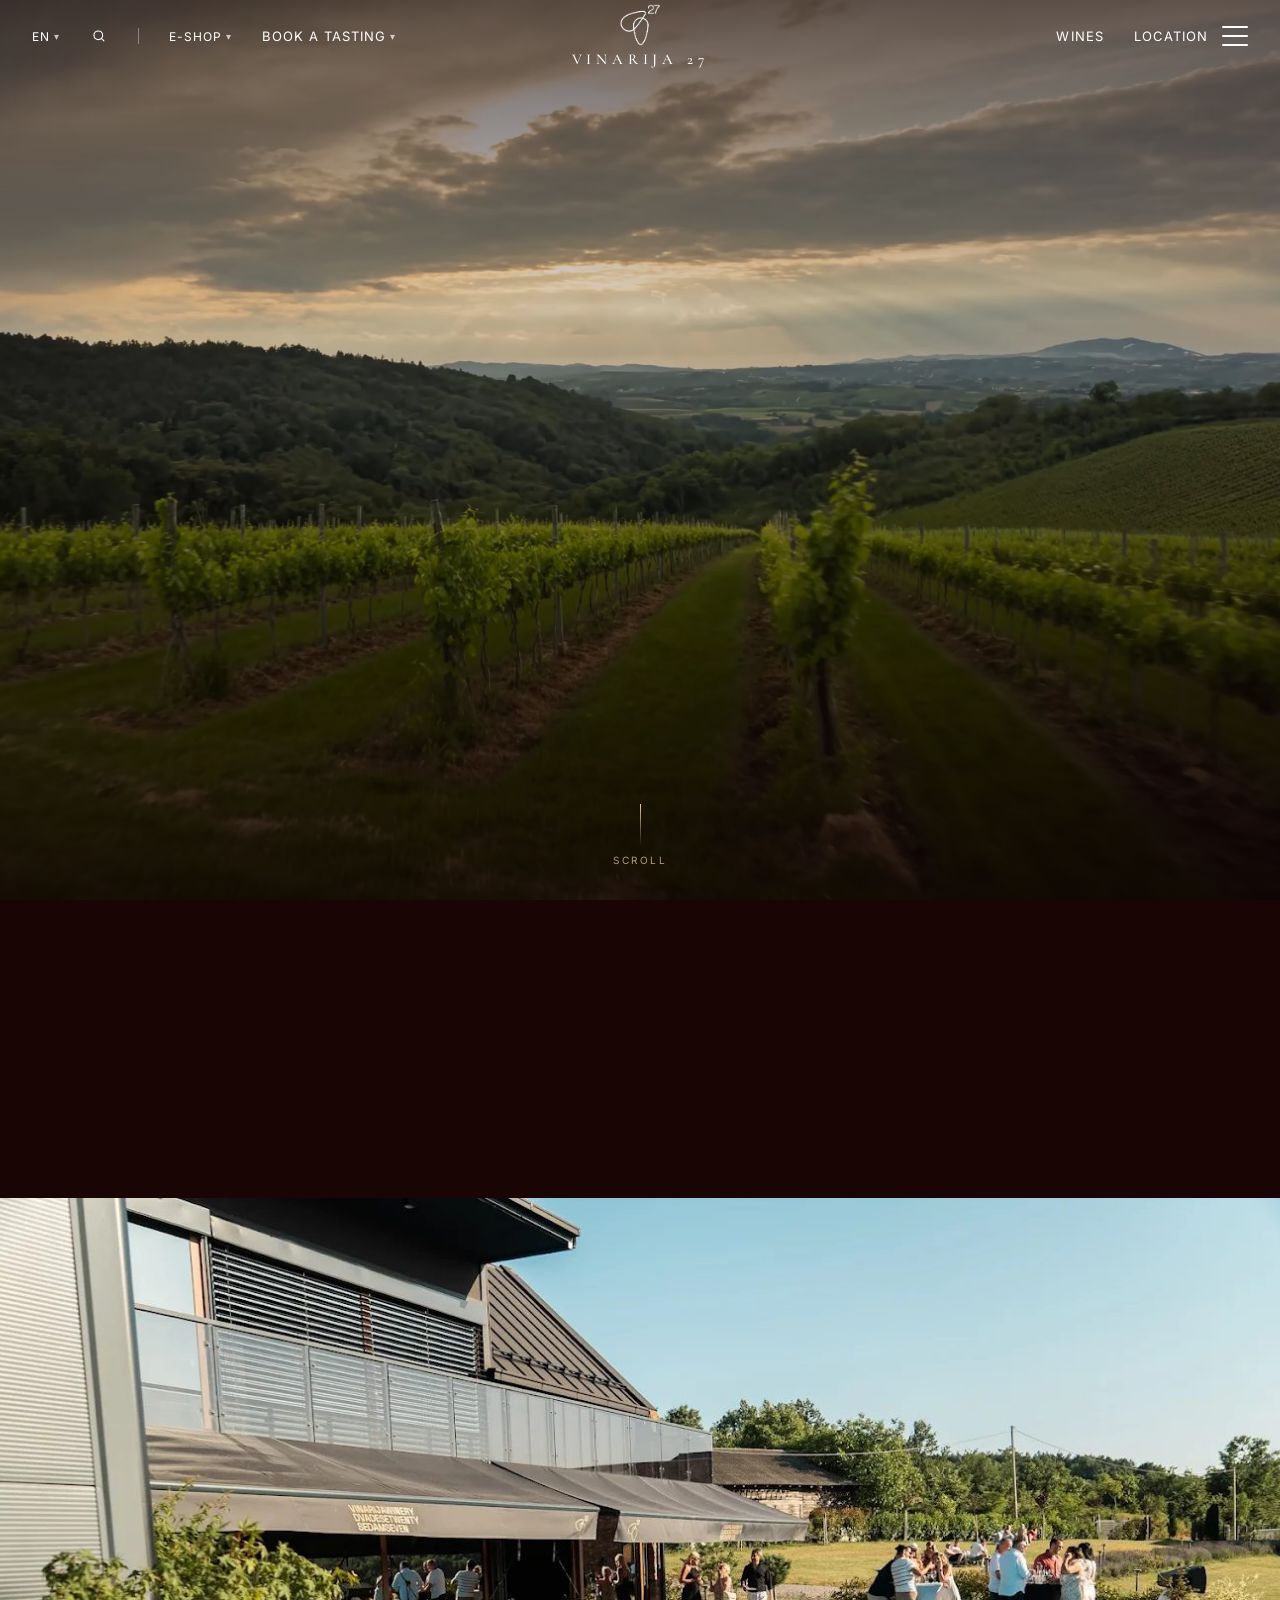
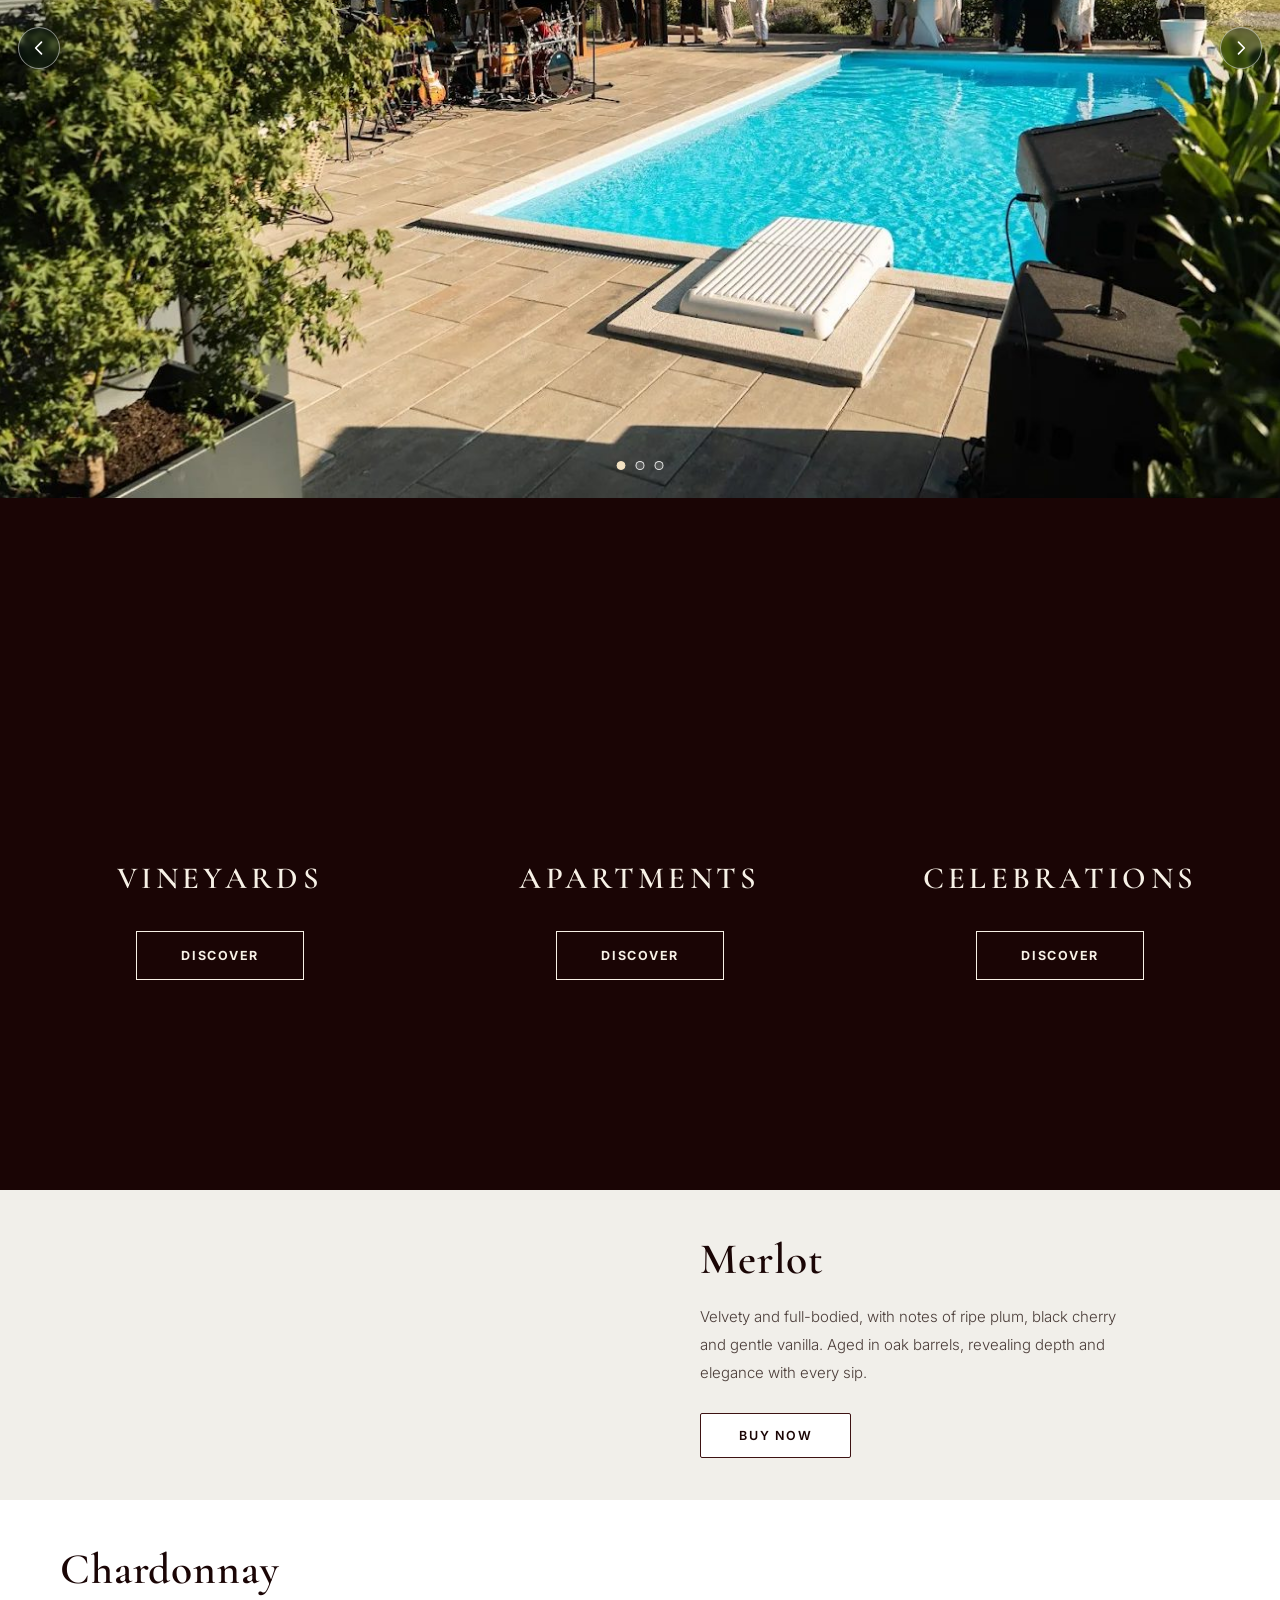
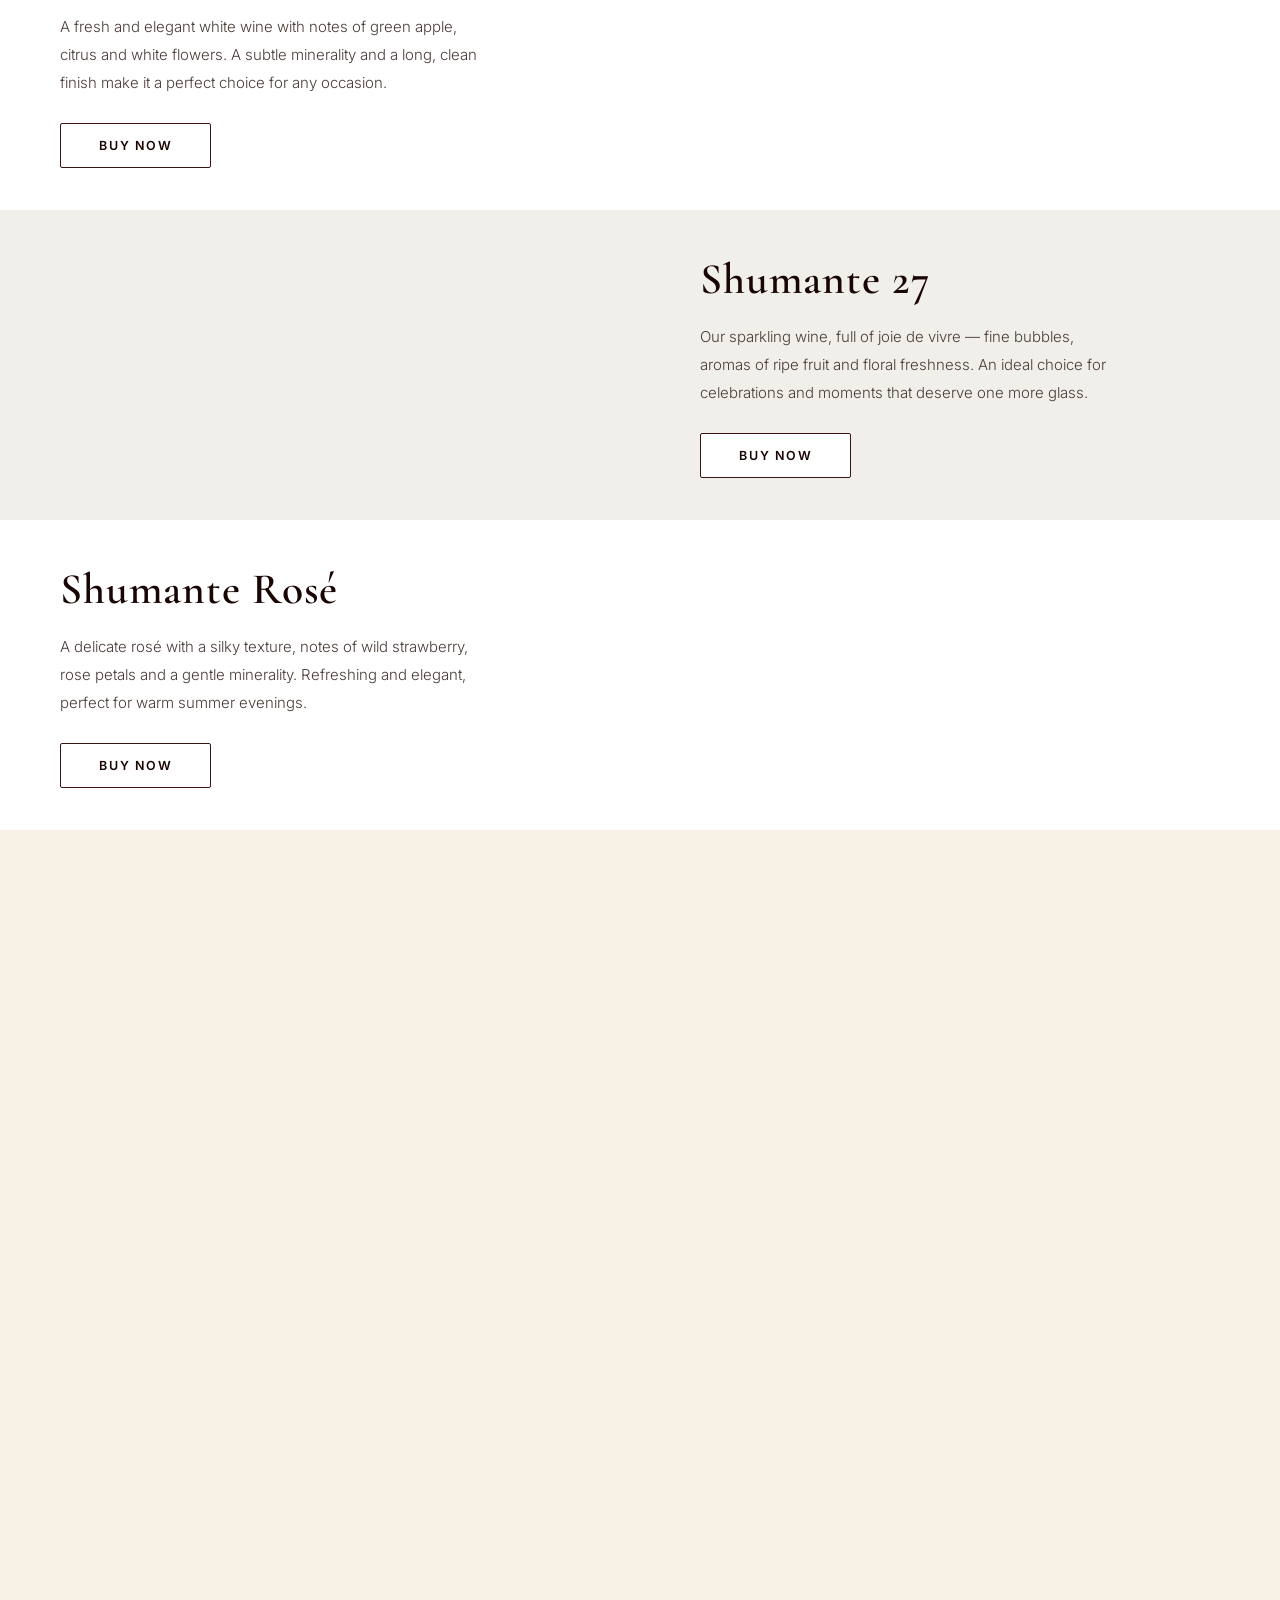
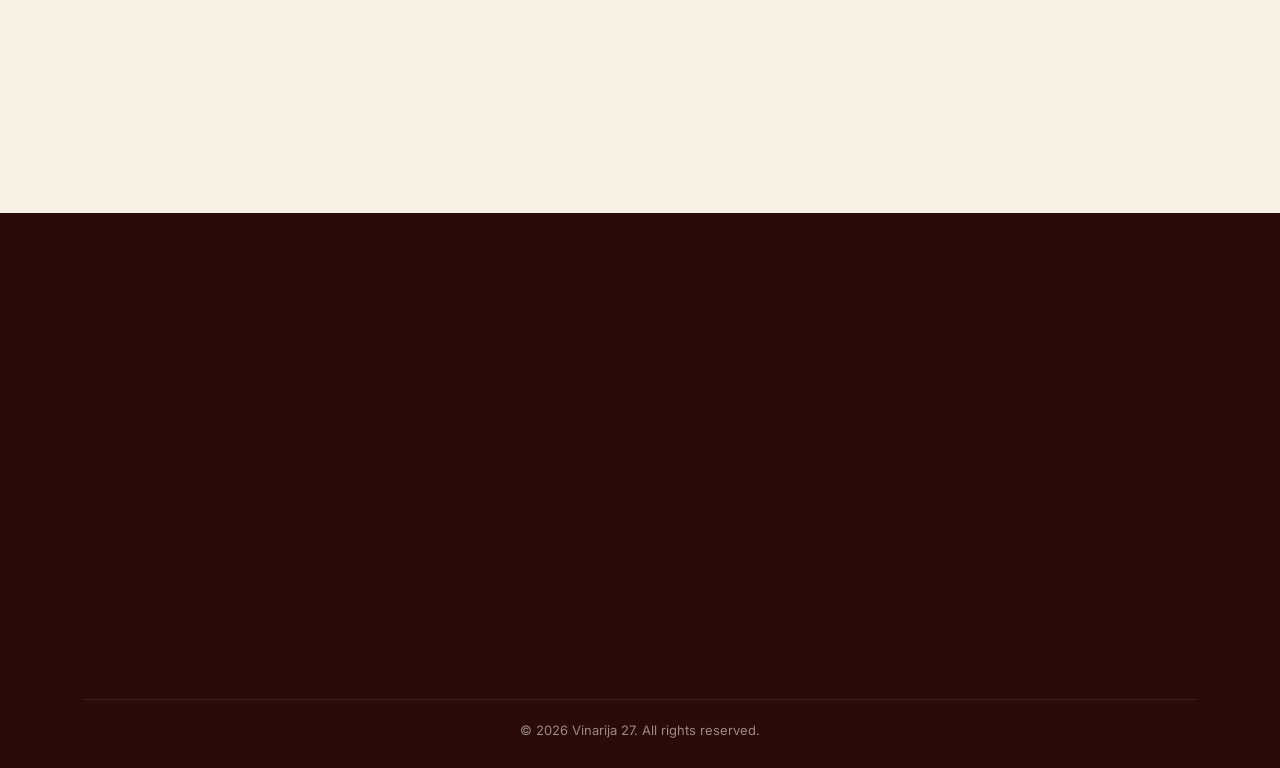
<file: index.html>
<!DOCTYPE html>
<html lang="en">
<head>
<meta charset="UTF-8">
<meta name="viewport" content="width=device-width, initial-scale=1.0">
<title>Vinarija 27 — Vinarija, Apartmani &amp; Proslave</title>
<meta name="description" content="Vinarija 27 — srpska porodična vinarija: vrhunska vina, udobni apartmani i prelep prostor za privatne proslave. Ovsište bb, 34310.">
<link rel="icon" type="image/png" sizes="32x32" href="images/favicon/favicon-32.png">
<link rel="icon" type="image/png" sizes="16x16" href="images/favicon/favicon-16.png">
<link rel="apple-touch-icon" sizes="180x180" href="images/favicon/apple-touch-icon.png">
<link rel="shortcut icon" href="images/favicon/favicon.ico">
<link rel="preconnect" href="https://fonts.googleapis.com">
<link rel="preconnect" href="https://fonts.gstatic.com" crossorigin>
<link href="https://fonts.googleapis.com/css2?family=Anton&family=Bodoni+Moda:wght@600;700&family=Cormorant+Garamond:wght@300;400;500;600;700&family=Inter:wght@300;400;500;600&display=swap" rel="stylesheet">
<link rel="stylesheet" href="css/style.css">
</head>
<body>

<div id="pageTransition" aria-hidden="true"></div>

<div id="loader">
  <img src="images/nav-logo-27.png" alt="Vinarija 27" class="loader-logo">
  <p>Vinarija 27</p>
</div>
<script>
  if (sessionStorage.getItem('vinarija27-scrollY') !== null) {
    document.getElementById('loader').style.display = 'none';
  }
</script>

<nav id="navbar">
  <div class="nav-inner nav-split">
    <span class="nav-lang mobile-nav-lang" id="navLangMobile" role="button" tabindex="0"><span class="nav-lang-label">EN</span> <i>▾</i></span>
    <div class="nav-links nav-left">
      <span class="nav-lang" id="navLangDesktop" role="button" tabindex="0"><span class="nav-lang-label">EN</span> <i>▾</i></span>
      <button class="nav-icon-btn" aria-label="Pretraga" data-en-aria="Search">
        <svg viewBox="0 0 20 20" fill="none"><circle cx="9" cy="9" r="6.2" stroke="currentColor" stroke-width="1.6"/><path d="M17 17l-3.6-3.6" stroke="currentColor" stroke-width="1.6" stroke-linecap="round"/></svg>
      </button>
      <span class="nav-divider"></span>
      <span class="nav-drop">E-Shop <i>▾</i></span>
      <a href="#contact" class="nav-drop">Book A Tasting <i>▾</i></a>
    </div>
    <a href="#home" class="logo-block">
      <img src="images/nav-logo-27.png" alt="Vinarija 27" class="logo-mark">
      <span class="logo-word">Vinarija 27</span>
    </a>
    <div class="nav-right-group">
      <div class="nav-links nav-right">
        <a href="#wine-showcase" data-en="Wines">Vina</a>
        <a href="#location" data-en="Location">Lokacija</a>
      </div>
      <button id="navToggle" aria-label="Meni" data-en-aria="Menu">
        <span></span><span></span><span></span>
      </button>
    </div>
  </div>
</nav>

<div id="mobileMenu">
  <div class="menu-topbar">
    <span class="menu-eshop">E-Shop <i>▾</i></span>
    <a href="#home" class="menu-logo-block">
      <img src="images/nav-logo-27.png" alt="Vinarija 27" class="logo-mark menu-logo-mark">
      <span class="logo-word menu-logo-word">Vinarija 27</span>
    </a>
    <div class="menu-topbar-right">
      <a href="#contact" class="menu-book-btn">Book a Tasting</a>
      <button id="menuClose" aria-label="Zatvori meni" data-en-aria="Close menu">
        <svg viewBox="0 0 24 24" fill="none"><path d="M6 6l12 12M18 6L6 18" stroke="currentColor" stroke-width="1.6" stroke-linecap="round"/></svg>
      </button>
    </div>
  </div>
  <nav class="menu-list">
    <a href="#home" class="menu-item">
      <span class="menu-item-num">01</span>
      <span class="menu-item-text">
        <span class="menu-item-word" data-en="Home">Početna</span>
        <span class="menu-item-thumb"><img src="images/vinogradi-hero.jpg" alt=""></span>
      </span>
    </a>
    <a href="#about" class="menu-item">
      <span class="menu-item-num">02</span>
      <span class="menu-item-text">
        <span class="menu-item-word" data-en="About Us">O nama</span>
        <span class="menu-item-thumb"><img src="images/proslave-photo-2.jpg" alt=""></span>
      </span>
    </a>
    <a href="#wine-showcase" class="menu-item">
      <span class="menu-item-num">03</span>
      <span class="menu-item-text">
        <span class="menu-item-word" data-en="Wine &amp; Offer">Vina i ponuda</span>
        <span class="menu-item-thumb"><img src="images/wine-family.jpg" alt=""></span>
      </span>
    </a>
    <a href="#location" class="menu-item">
      <span class="menu-item-num">04</span>
      <span class="menu-item-text">
        <span class="menu-item-word" data-en="Location">Lokacija</span>
        <span class="menu-item-thumb"><img src="images/estate-1.jpg" alt=""></span>
      </span>
    </a>
  </nav>
  <div class="menu-footer-links">
    <a href="#contact" class="menu-small-item"><span class="menu-small-num">05</span><span>Book a Tasting</span></a>
    <a href="https://www.instagram.com/" target="_blank" rel="noopener" class="menu-small-item"><span class="menu-small-num">06</span><span>Instagram</span></a>
  </div>
</div>

<div id="mobileCtaBar">
  <a href="tel:+381637336236" class="mobile-cta-btn mobile-cta-call">
    <svg viewBox="0 0 24 24" fill="none"><path d="M6.6 10.8c1.4 2.8 3.8 5.2 6.6 6.6l2.2-2.2c.3-.3.7-.4 1.1-.2 1.2.4 2.4.6 3.7.6.6 0 1 .4 1 1V20c0 .6-.4 1-1 1C10.6 21 3 13.4 3 4c0-.6.4-1 1-1h3.8c.6 0 1 .4 1 1 0 1.3.2 2.5.6 3.7.1.4 0 .8-.2 1.1L6.6 10.8z" stroke="currentColor" stroke-width="1.6" stroke-linecap="round" stroke-linejoin="round"/></svg>
    <span>Call Us</span>
  </a>
  <a href="#contact" class="mobile-cta-btn mobile-cta-book">
    <svg viewBox="0 0 24 24" fill="none"><rect x="3.5" y="5" width="17" height="15" rx="2" stroke="currentColor" stroke-width="1.6"/><path d="M3.5 9.5h17M8 3v4M16 3v4" stroke="currentColor" stroke-width="1.6" stroke-linecap="round"/></svg>
    <span>Book Now</span>
  </a>
</div>

<header id="home">
  <div id="heroPinWrapper">
    <div class="hero-layer" id="heroLayer1" style="background-image:url('images/hero-1.jpg'); background-image:image-set(url('images/hero-1.webp') type('image/webp') 1x, url('images/hero-1.jpg') type('image/jpeg') 1x)">
      <video id="heroVideo" class="hero-video" autoplay muted loop playsinline preload="auto" poster="images/hero-1.jpg">
        <source src="videos/vinarija27-hero.mp4" type="video/mp4">
      </video>
    </div>
    <div class="hero-gradient"></div>

    <h1 class="visually-hidden" data-en="Welcome to Vinarija 27">Dobrodošli u Vinariju 27</h1>

    <div class="scroll-cue">
      <span></span>
      <p data-en="Scroll">Skrolujte</p>
    </div>
  </div>
</header>

<section id="discover-band">
  <div class="discover-band-inner">
    <h2 class="statement-heading">DISCOVER</h2>
    <a href="about.html" class="btn-rect page-transition-link">ABOUT US</a>
  </div>
</section>

<section id="statement">
  <div id="statementPinWrapper">
    <div id="statementPinSticky">
      <div class="statement-bg"></div>
      <div class="statement-box" id="statementBox">
        <div class="statement-slide active" style="background-image:url('images/pool.jpg')"></div>
        <div class="statement-slide" style="background-image:url('images/bottling-hall.jpg')"></div>
        <div class="statement-slide" style="background-image:url('images/interior-view.jpg')"></div>
        <button class="slider-arrow slider-arrow-prev" id="statementPrev" aria-label="Prethodna slika" data-en-aria="Previous image">
          <svg viewBox="0 0 24 24" fill="none"><path d="M15 5l-7 7 7 7" stroke="currentColor" stroke-width="2" stroke-linecap="round" stroke-linejoin="round"/></svg>
        </button>
        <button class="slider-arrow slider-arrow-next" id="statementNext" aria-label="Sledeća slika" data-en-aria="Next image">
          <svg viewBox="0 0 24 24" fill="none"><path d="M9 5l7 7-7 7" stroke="currentColor" stroke-width="2" stroke-linecap="round" stroke-linejoin="round"/></svg>
        </button>
        <div class="statement-slider-dots" id="statementSliderDots">
          <button class="slider-dot active" data-index="0" aria-label="Slika 1: bazen" data-en-aria="Image 1: pool"></button>
          <button class="slider-dot" data-index="1" aria-label="Slika 2: sala za flaširanje vina" data-en-aria="Image 2: bottling hall"></button>
          <button class="slider-dot" data-index="2" aria-label="Slika 3: enterijer sa pogledom na vinograde" data-en-aria="Image 3: interior with vineyard view"></button>
        </div>
      </div>
      <div class="statement-text" id="statementText">
        <h2 class="statement-heading">VINARIJA<br>27<br>RESORT</h2>
        <a href="resort.html" class="btn-rect page-transition-link">DISCOVER MORE</a>
        <p class="statement-desc">Surrounded by vineyards, in the heart of our estate near Topola, in the very heart of Šumadija, lies our Vinarija 27 — an estate that has, since 2020, blended a modern winemaking vision with the spirit of this region, today home to exceptional wines, a luxury resort, and unforgettable celebrations.</p>
      </div>
    </div>
  </div>
</section>

<section id="estates">
  <div class="estates-inner">
    <h2 class="estates-heading" id="estatesHeading" aria-label="Wine Estates">
      <svg class="estates-heading-svg" viewBox="0 0 1000 125" preserveAspectRatio="xMidYMid meet" aria-hidden="true" focusable="false">
        <text x="15" y="116" textLength="978" lengthAdjust="spacingAndGlyphs">WINE ESTATES</text>
      </svg>
      <span class="estates-heading-mobile" aria-hidden="true">WINE<br>ESTATES</span>
    </h2>
    <div class="estates-panels" id="estatesPanels">
      <div class="estate-panel">
        <div class="estate-panel-image" style="background-image:url('images/estate-1.jpg')"></div>
        <div class="estate-panel-overlay"></div>
        <div class="estate-panel-content">
          <h3 class="estate-panel-title" data-en="Vineyards">Vinogradi</h3>
          <a href="vinogradi.html" class="btn-rect page-transition-link">DISCOVER</a>
        </div>
      </div>
      <div class="estate-panel">
        <div class="estate-panel-image" style="background-image:url('images/estate-2.jpg')"></div>
        <div class="estate-panel-overlay"></div>
        <div class="estate-panel-content">
          <h3 class="estate-panel-title" data-en="Apartments">Apartmani</h3>
          <a href="apartmani.html" class="btn-rect page-transition-link">DISCOVER</a>
        </div>
      </div>
      <div class="estate-panel">
        <div class="estate-panel-image" style="background-image:url('images/estate-3.jpg')"></div>
        <div class="estate-panel-overlay"></div>
        <div class="estate-panel-content">
          <h3 class="estate-panel-title" data-en="Celebrations">Proslave</h3>
          <a href="proslave.html" class="btn-rect page-transition-link">DISCOVER</a>
        </div>
      </div>
    </div>
  </div>
</section>

<section id="wine-showcase">
  <div class="bottle-row" data-side="left">
    <div class="bottle-visual">
      <img src="images/bottle-merlot.png" alt="Vinarija 27 Merlot 2022" class="bottle-img">
    </div>
    <div class="bottle-copy">
      <h3 class="bottle-name">Merlot</h3>
      <p class="bottle-desc" data-en="Velvety and full-bodied, with notes of ripe plum, black cherry and gentle vanilla. Aged in oak barrels, revealing depth and elegance with every sip.">Baršunast i puninog tela, sa notama zrele šljive, crne trešnje i blage vanile. Odležava u hrastovim buradima, otkrivajući slojevitost i eleganciju sa svakim gutljajem.</p>
      <a href="#contact" class="btn-outline-gold" data-en="BUY NOW">KUPI SADA</a>
    </div>
  </div>
  <div class="bottle-row bottle-row-right" data-side="right">
    <div class="bottle-visual">
      <img src="images/bottle-chardonnay.png" alt="Vinarija 27 Chardonnay 2024" class="bottle-img">
    </div>
    <div class="bottle-copy">
      <h3 class="bottle-name">Chardonnay</h3>
      <p class="bottle-desc" data-en="A fresh and elegant white wine with notes of green apple, citrus and white flowers. A subtle minerality and a long, clean finish make it a perfect choice for any occasion.">Sveže i elegantno belo vino sa notama zelene jabuke, citrusa i belog cveta. Blaga mineralnost i dugačak, čist završetak čine ga savršenim izborom za svaku priliku.</p>
      <a href="#contact" class="btn-outline-gold" data-en="BUY NOW">KUPI SADA</a>
    </div>
  </div>
  <div class="bottle-row" data-side="left">
    <div class="bottle-visual">
      <img src="images/bottle-shumante.png" alt="Vinarija 27 Shumante 27 2023" class="bottle-img">
    </div>
    <div class="bottle-copy">
      <h3 class="bottle-name">Shumante 27</h3>
      <p class="bottle-desc" data-en="Our sparkling wine, full of joie de vivre — fine bubbles, aromas of ripe fruit and floral freshness. An ideal choice for celebrations and moments that deserve one more glass.">Naš penušavac pun životne radosti — fine mehuriće, arome zrele voćke i cvetnu svežinu. Idealan izbor za proslave i trenutke koji zaslužuju čašicu više.</p>
      <a href="#contact" class="btn-outline-gold" data-en="BUY NOW">KUPI SADA</a>
    </div>
  </div>
  <div class="bottle-row bottle-row-right" data-side="right">
    <div class="bottle-visual">
      <img src="images/bottle-shumante-rose.png" alt="Vinarija 27 Shumante Rosé" class="bottle-img">
    </div>
    <div class="bottle-copy">
      <h3 class="bottle-name">Shumante Rosé</h3>
      <p class="bottle-desc" data-en="A delicate rosé with a silky texture, notes of wild strawberry, rose petals and a gentle minerality. Refreshing and elegant, perfect for warm summer evenings.">Nežno roze vino svilenkaste teksture, sa notama divlje jagode, ružinih latica i blagom mineralnošću. Osvežavajuće i elegantno, savršeno za tople letnje večeri.</p>
      <a href="#contact" class="btn-outline-gold" data-en="BUY NOW">KUPI SADA</a>
    </div>
  </div>
</section>

<section id="food-experience">
  <div class="food-inner">
    <h2 class="food-heading" aria-label="Food Experience">
      <span class="food-heading-desktop" aria-hidden="true">Food Experience</span>
      <span class="food-heading-mobile" aria-hidden="true">Food<br>Experience</span>
    </h2>
    <hr class="food-divider">
    <div class="food-grid">
      <div class="food-photo food-photo-left">
        <img src="images/food-terrace.jpg" alt="Terasa restorana Vinarije 27" data-en-alt="Terrace of the Vinarija 27 restaurant">
      </div>
      <div class="food-copy">
        <span class="section-label" data-en="Restaurant">Restoran</span>
        <h3 class="food-subheading" data-en="Dedication in every detail">Posvećenost u svakom detalju</h3>
        <p class="lead" data-en="Our winery offers a unique gastronomic experience, where the traditional flavors of Šumadija meet a modern approach to cuisine. Enjoy carefully prepared dishes alongside a glass of our wine.">Naša vinarija nudi jedinstveno gastronomsko iskustvo, gde se tradicionalni ukusi Šumadije spajaju sa modernim pristupom kulinarstvu. Uživajte u pažljivo pripremljenim jelima uz čašu našeg vina.</p>
        <a href="restoran.html" class="btn-rect page-transition-link">VIEW</a>
      </div>
      <div class="food-photo food-photo-right">
        <img src="images/food-plate.jpg" alt="Jelo iz ponude restorana" data-en-alt="A dish from the restaurant's menu">
      </div>
      <div class="food-photo food-photo-below">
        <img src="images/food-plating.jpg" alt="Finalno plasiranje jela na tanjir" data-en-alt="Final plating of a dish">
      </div>
    </div>
  </div>
</section>

<main>

  <section id="about">
    <div class="testimonials-head">
      <h2 class="reviews-heading">REVIEWS</h2>
      <p class="testimonials-sub" data-en="Over 50+ reviews on Google from our guests">Preko 50+ recenzija na Google-u od naših gostiju</p>
      <p class="testimonials-rating">5.0 / 5.0 <span class="stars" aria-hidden="true">★★★★★</span></p>
      <a href="https://www.google.com/maps/search/?api=1&query=Vinarija+27+Ovsi%C5%A1te+bb+34310" target="_blank" rel="noopener" class="btn-rect reviews-viewall">VIEW ALL</a>
    </div>
    <div class="testimonials-carousel">
      <button class="testimonials-arrow testimonials-arrow-prev" id="testimonialsPrev" aria-label="Prethodna recenzija" data-en-aria="Previous review">
        <svg viewBox="0 0 24 24" fill="none"><path d="M15 5l-7 7 7 7" stroke="currentColor" stroke-width="2" stroke-linecap="round" stroke-linejoin="round"/></svg>
      </button>
      <div class="testimonials-track" id="testimonialsTrack">
            <blockquote class="testimonial-card">
              <div class="testimonial-top">
                <span class="testimonial-avatar" style="background:var(--wine-600)">I</span>
                <div class="testimonial-who">
                  <p class="testimonial-name">Ivan Stojanovic</p>
                  <div class="testimonial-stars" aria-hidden="true">★★★★★</div>
                </div>
              </div>
              <p class="testimonial-text">"Beautiful place."</p>
            </blockquote>
            <blockquote class="testimonial-card">
              <div class="testimonial-top">
                <span class="testimonial-avatar" style="background:var(--forest-800)">A</span>
                <div class="testimonial-who">
                  <p class="testimonial-name">Andrey Kukhtin</p>
                  <div class="testimonial-stars" aria-hidden="true">★★★★★</div>
                </div>
              </div>
              <p class="testimonial-text">"Visited the Winery with my wife for an event and had a wonderful experience. Stunning views over the valley and vineyards, with modern architecture adding a stylish touch. Andrea's sparkling wine Shumante made it truly special. A memorable place we would gladly return to."</p>
            </blockquote>
            <blockquote class="testimonial-card">
              <div class="testimonial-top">
                <span class="testimonial-avatar" style="background:var(--wine-600)">S</span>
                <div class="testimonial-who">
                  <p class="testimonial-name">Svetlana Vrzic Petronijevic</p>
                  <div class="testimonial-stars" aria-hidden="true">★★★★★</div>
                </div>
              </div>
              <p class="testimonial-text">"Magic 👌🍷😍"</p>
            </blockquote>
            <blockquote class="testimonial-card">
              <div class="testimonial-top">
                <span class="testimonial-avatar" style="background:var(--gold-400); color:var(--forest-950)">T</span>
                <div class="testimonial-who">
                  <p class="testimonial-name">Tomislav Petkovic</p>
                  <div class="testimonial-stars" aria-hidden="true">★★★★★</div>
                </div>
              </div>
              <p class="testimonial-text">"Vamooos B!"</p>
            </blockquote>
            <blockquote class="testimonial-card">
              <div class="testimonial-top">
                <span class="testimonial-avatar" style="background:var(--forest-950)">P</span>
                <div class="testimonial-who">
                  <p class="testimonial-name">Payton Moormier</p>
                  <div class="testimonial-stars" aria-hidden="true">★★★★★</div>
                </div>
              </div>
              <p class="testimonial-text">"We attended a corporate gathering at the winery and had a truly wonderful afternoon. The atmosphere was elegant yet relaxed, with beautiful views, great ambiance, and an incredible selection of wines. Everything was thoughtfully organized."</p>
            </blockquote>
            <blockquote class="testimonial-card">
              <div class="testimonial-top">
                <span class="testimonial-avatar" style="background:var(--wine-800)">P</span>
                <div class="testimonial-who">
                  <p class="testimonial-name">Pedja Vuckovic</p>
                  <div class="testimonial-stars" aria-hidden="true">★★★★★</div>
                </div>
              </div>
              <p class="testimonial-text">"I don't know if the wines are good, but the ambiance and vineyards deserve to be visited!"</p>
            </blockquote>
            <blockquote class="testimonial-card">
              <div class="testimonial-top">
                <span class="testimonial-avatar" style="background:var(--forest-900)">M</span>
                <div class="testimonial-who">
                  <p class="testimonial-name">Mića</p>
                  <div class="testimonial-stars" aria-hidden="true">★★★★★</div>
                </div>
              </div>
              <p class="testimonial-text">"Beautiful ambiance in the heart of Šumadija, every wine speaks for itself! A must visit!!"</p>
            </blockquote>
            <blockquote class="testimonial-card">
              <div class="testimonial-top">
                <span class="testimonial-avatar" style="background:var(--forest-800)">I</span>
                <div class="testimonial-who">
                  <p class="testimonial-name">Iva Brankovic</p>
                  <div class="testimonial-stars" aria-hidden="true">★★★★★</div>
                </div>
              </div>
              <p class="testimonial-text">"Beautiful, peaceful and luxuriously decorated place with soul. Highly recommended!"</p>
            </blockquote>
            <blockquote class="testimonial-card">
              <div class="testimonial-top">
                <span class="testimonial-avatar" style="background:var(--wine-600)">B</span>
                <div class="testimonial-who">
                  <p class="testimonial-name">B. M.</p>
                  <div class="testimonial-stars" aria-hidden="true">★★★★★</div>
                </div>
              </div>
              <p class="testimonial-text">"A place with a magical view and warmth. Good wines. I would recommend Shumante to everyone."</p>
            </blockquote>
            <blockquote class="testimonial-card">
              <div class="testimonial-top">
                <span class="testimonial-avatar" style="background:var(--gold-400); color:var(--forest-950)">D</span>
                <div class="testimonial-who">
                  <p class="testimonial-name">Dušan Savković</p>
                  <div class="testimonial-stars" aria-hidden="true">★★★★★</div>
                </div>
              </div>
              <p class="testimonial-text">"Fantastic place. Not just an ordinary winery, but a place for complete, true enjoyment."</p>
            </blockquote>
            <blockquote class="testimonial-card">
              <div class="testimonial-top">
                <span class="testimonial-avatar" style="background:var(--forest-950)">B</span>
                <div class="testimonial-who">
                  <p class="testimonial-name">Branislav Veljkovic</p>
                  <div class="testimonial-stars" aria-hidden="true">★★★★★</div>
                </div>
              </div>
            </blockquote>
            <blockquote class="testimonial-card">
              <div class="testimonial-top">
                <span class="testimonial-avatar" style="background:var(--wine-800)">M</span>
                <div class="testimonial-who">
                  <p class="testimonial-name">Marko Isailovic</p>
                  <div class="testimonial-stars" aria-hidden="true">★★★★★</div>
                </div>
              </div>
              <p class="testimonial-text">"Worth seeing and visiting too."</p>
            </blockquote>
            <blockquote class="testimonial-card">
              <div class="testimonial-top">
                <span class="testimonial-avatar" style="background:var(--forest-900)">A</span>
                <div class="testimonial-who">
                  <p class="testimonial-name">Anne Rodionova</p>
                  <div class="testimonial-stars" aria-hidden="true">★★★★★</div>
                </div>
              </div>
            </blockquote>
            <blockquote class="testimonial-card">
              <div class="testimonial-top">
                <span class="testimonial-avatar" style="background:var(--forest-800)">L</span>
                <div class="testimonial-who">
                  <p class="testimonial-name">Ljubomir</p>
                  <div class="testimonial-stars" aria-hidden="true">★★★★★</div>
                </div>
              </div>
            </blockquote>
            <blockquote class="testimonial-card">
              <div class="testimonial-top">
                <span class="testimonial-avatar" style="background:var(--gold-400); color:var(--forest-950)">M</span>
                <div class="testimonial-who">
                  <p class="testimonial-name">Milan B.</p>
                  <div class="testimonial-stars" aria-hidden="true">★★★★★</div>
                </div>
              </div>
              <p class="testimonial-text">"Price per person RSD 4,500–5,000."</p>
            </blockquote>
            <blockquote class="testimonial-card">
              <div class="testimonial-top">
                <span class="testimonial-avatar" style="background:var(--forest-950)">N</span>
                <div class="testimonial-who">
                  <p class="testimonial-name">Nemanja Knezevic</p>
                  <div class="testimonial-stars" aria-hidden="true">★★★★★</div>
                </div>
              </div>
            </blockquote>
            <blockquote class="testimonial-card">
              <div class="testimonial-top">
                <span class="testimonial-avatar" style="background:var(--wine-800)">D</span>
                <div class="testimonial-who">
                  <p class="testimonial-name">Dragana Popovic</p>
                  <div class="testimonial-stars" aria-hidden="true">★★★★★</div>
                </div>
              </div>
            </blockquote>
            <blockquote class="testimonial-card">
              <div class="testimonial-top">
                <span class="testimonial-avatar" style="background:var(--forest-900)">S</span>
                <div class="testimonial-who">
                  <p class="testimonial-name">Stefan Pesic</p>
                  <div class="testimonial-stars" aria-hidden="true">★★★★★</div>
                </div>
              </div>
            </blockquote>
            <blockquote class="testimonial-card">
              <div class="testimonial-top">
                <span class="testimonial-avatar" style="background:var(--forest-800)">М</span>
                <div class="testimonial-who">
                  <p class="testimonial-name">Марко Минић</p>
                  <div class="testimonial-stars" aria-hidden="true">★★★★★</div>
                </div>
              </div>
            </blockquote>
            <blockquote class="testimonial-card">
              <div class="testimonial-top">
                <span class="testimonial-avatar" style="background:var(--wine-600)">A</span>
                <div class="testimonial-who">
                  <p class="testimonial-name">Aleksandar</p>
                  <div class="testimonial-stars" aria-hidden="true">★★★★★</div>
                </div>
              </div>
            </blockquote>
            <blockquote class="testimonial-card">
              <div class="testimonial-top">
                <span class="testimonial-avatar" style="background:var(--gold-400); color:var(--forest-950)">N</span>
                <div class="testimonial-who">
                  <p class="testimonial-name">Novak Kostic</p>
                  <div class="testimonial-stars" aria-hidden="true">★★★★★</div>
                </div>
              </div>
            </blockquote>
            <blockquote class="testimonial-card">
              <div class="testimonial-top">
                <span class="testimonial-avatar" style="background:var(--forest-950)">M</span>
                <div class="testimonial-who">
                  <p class="testimonial-name">Marko Milutinovic</p>
                  <div class="testimonial-stars" aria-hidden="true">★★★★★</div>
                </div>
              </div>
            </blockquote>
      </div>
      <button class="testimonials-arrow testimonials-arrow-next" id="testimonialsNext" aria-label="Sledeća recenzija" data-en-aria="Next review">
        <svg viewBox="0 0 24 24" fill="none"><path d="M9 5l7 7-7 7" stroke="currentColor" stroke-width="2" stroke-linecap="round" stroke-linejoin="round"/></svg>
      </button>
    </div>
  </section>

  <section id="location">
    <div class="container location-grid">
      <div class="location-info">
        <p class="section-label" data-en="Visit Us">Posetite nas</p>
        <h2 data-en="Find Vinarija 27">Pronađite Vinariju 27</h2>
        <ul class="info-list">
          <li>
            <span class="info-icon">📍</span>
            <div>
              <strong data-en="Address">Adresa</strong>
              <p>Ovsište bb, 34310</p>
            </div>
          </li>
          <li>
            <span class="info-icon">📞</span>
            <div>
              <strong data-en="Phone">Telefon</strong>
              <p><a href="tel:+381637336236">063 733 6236</a></p>
            </div>
          </li>
          <li>
            <span class="info-icon">🕔</span>
            <div>
              <strong data-en="Working Hours">Radno vreme</strong>
              <p data-en="Open today &middot; closes at 5:00 PM">Danas otvoreno &middot; zatvara se u 17:00</p>
            </div>
          </li>
        </ul>
        <a class="btn btn-primary" href="https://www.google.com/maps/search/?api=1&query=Vinarija+27+Ovsi%C5%A1te+bb+34310" target="_blank" rel="noopener" data-en="Open in Google Maps">Otvorite u Google Mapama</a>
      </div>
      <div class="location-map">
        <iframe
          title="Mapa — Vinarija 27" data-en-title="Map — Vinarija 27"
          src="https://www.google.com/maps?q=Vinarija+27,+Ovsi%C5%A1te+bb,+34310+Ovsi%C5%A1te,+Srbija&output=embed"
          loading="lazy"
          referrerpolicy="no-referrer-when-downgrade">
        </iframe>
      </div>
    </div>
  </section>


</main>

<footer id="contact">
  <div class="container footer-inner">
    <div class="footer-columns-wrap">
      <div class="footer-brand-mark">
        <p class="footer-brand-mark-text" aria-label="Vinarija 27 — Winery — Dvadesetsedam">VINARIJAWINERY<br>DVADESETWENTY<br>SEDAMSEVEN</p>
      </div>
      <div class="footer-grid">
        <div class="footer-links">
          <div class="footer-columns">
            <div class="footer-col">
              <h4 data-en="Navigation">Navigacija</h4>
              <a href="#home" data-en="Home">Početna</a>
              <a href="#about" data-en="About Us">O nama</a>
              <a href="#wine-showcase" data-en="Wines">Vina</a>
              <a href="#location" data-en="Location">Lokacija</a>
            </div>
            <div class="footer-col">
              <h4>Info</h4>
              <a href="#contact">Book a Tasting</a>
              <a href="https://www.instagram.com/" target="_blank" rel="noopener">Instagram</a>
            </div>
          </div>
        </div>
        <div class="footer-contact">
          <div class="footer-contact-item">
            <span class="info-icon">📞</span>
            <a href="tel:+381637336236">063 733 6236</a>
          </div>
          <div class="footer-contact-item">
            <span class="info-icon">📍</span>
            <span>Ovsište bb, 34310</span>
          </div>
        </div>
      </div>
    </div>
    <p class="footer-note">&copy; <span id="year"></span> Vinarija 27. <span data-en="All rights reserved.">Sva prava zadržana.</span></p>
  </div>
</footer>

<script src="js/main.js"></script>
</body>
</html>
</file>
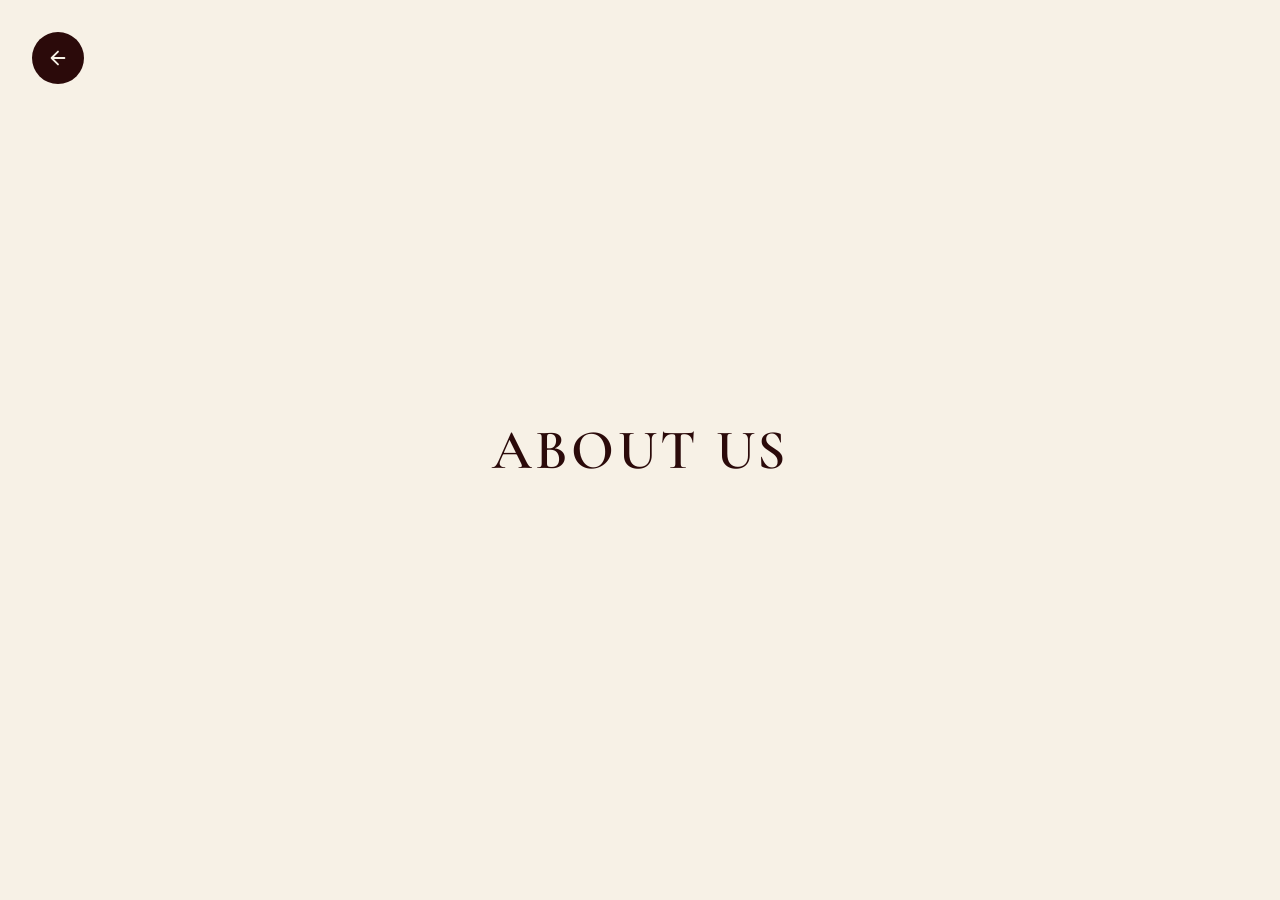
<file: about.html>
<!DOCTYPE html>
<html lang="sr">
<head>
<meta charset="UTF-8">
<meta name="viewport" content="width=device-width, initial-scale=1.0">
<title>Vinarija 27 — About Us</title>
<link rel="icon" type="image/png" sizes="32x32" href="images/favicon/favicon-32.png">
<link rel="icon" type="image/png" sizes="16x16" href="images/favicon/favicon-16.png">
<link rel="apple-touch-icon" sizes="180x180" href="images/favicon/apple-touch-icon.png">
<link rel="shortcut icon" href="images/favicon/favicon.ico">
<link rel="preconnect" href="https://fonts.googleapis.com">
<link rel="preconnect" href="https://fonts.gstatic.com" crossorigin>
<link href="https://fonts.googleapis.com/css2?family=Cormorant+Garamond:wght@600&display=swap" rel="stylesheet">
<link rel="stylesheet" href="css/style.css">
</head>
<body class="placeholder-page">

<div id="pageTransition" class="pt-cover" aria-hidden="true"></div>

<a href="index.html" class="back-arrow" aria-label="Nazad na početnu">
  <svg viewBox="0 0 24 24" fill="none"><path d="M19 12H5M5 12l7-7M5 12l7 7" stroke="currentColor" stroke-width="2" stroke-linecap="round" stroke-linejoin="round"/></svg>
</a>

<p class="placeholder-label">ABOUT US</p>

<script src="js/placeholder.js"></script>
</body>
</html>
</file>
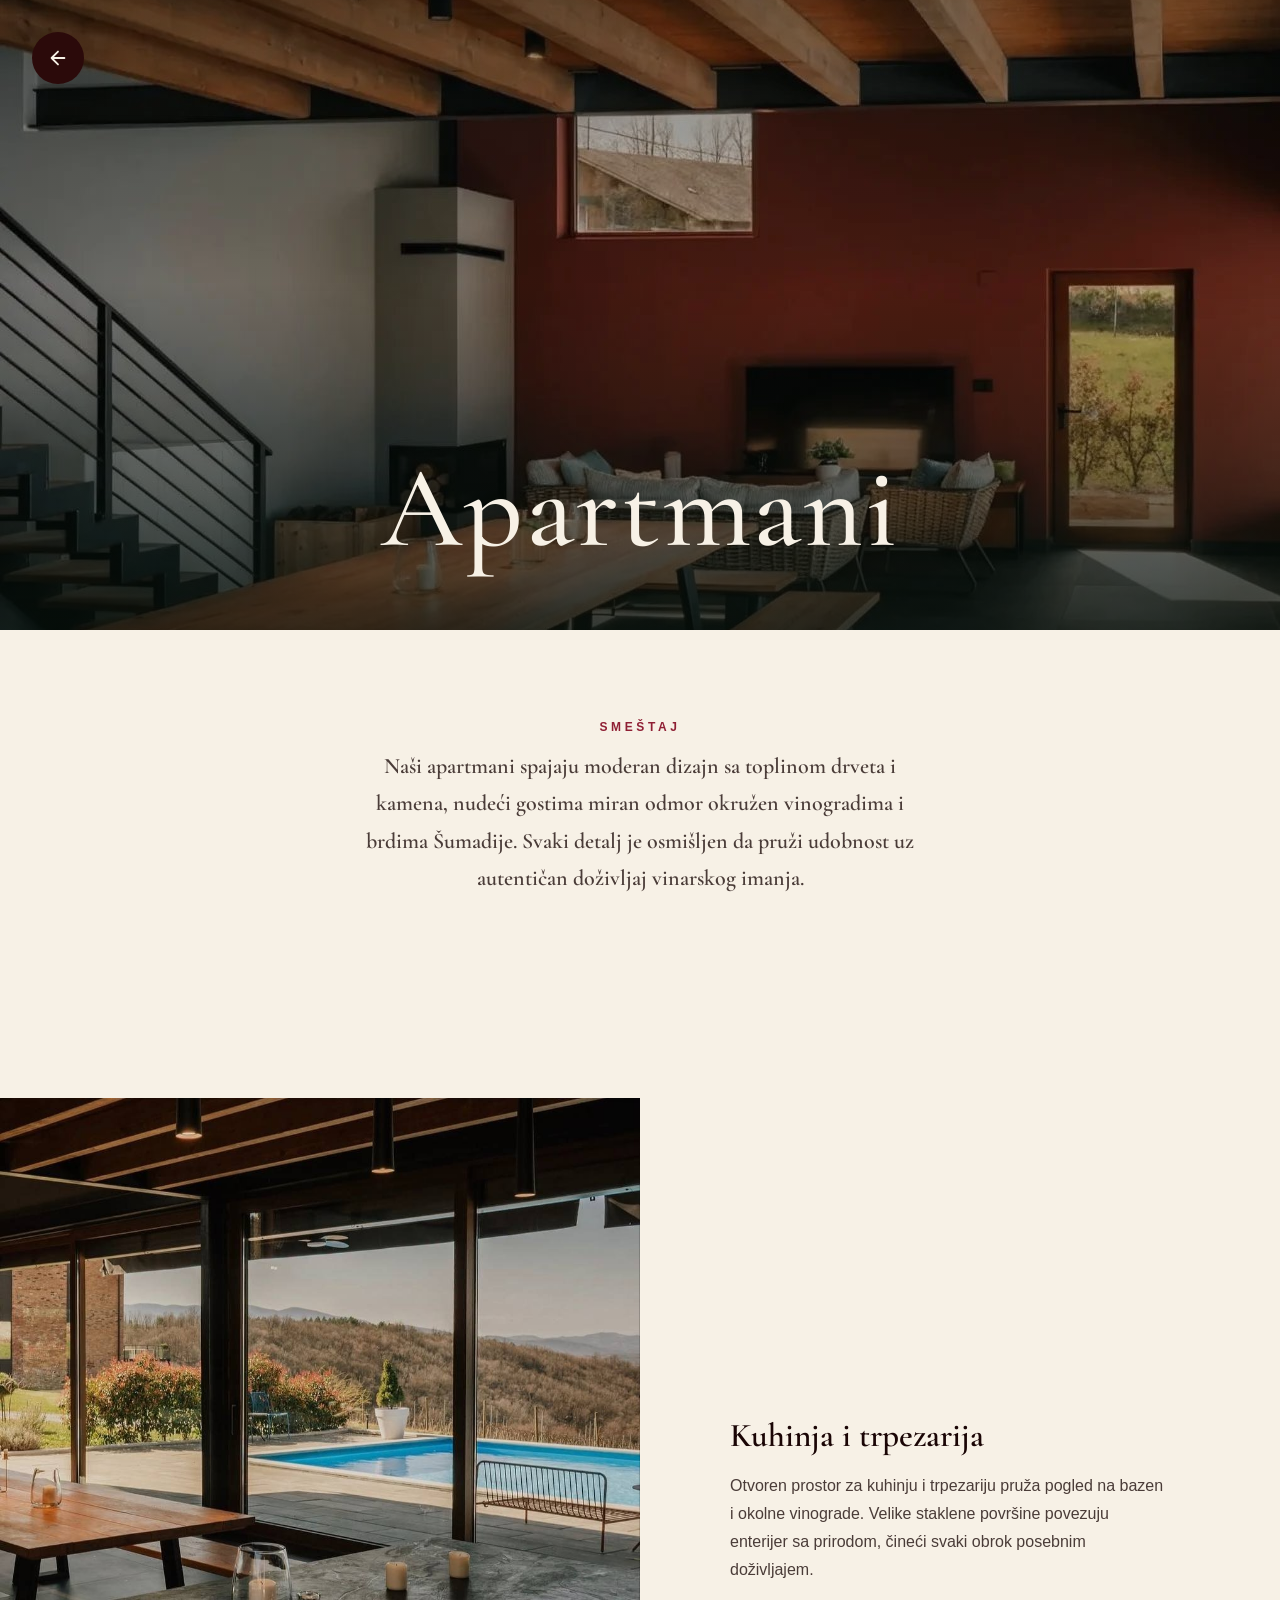
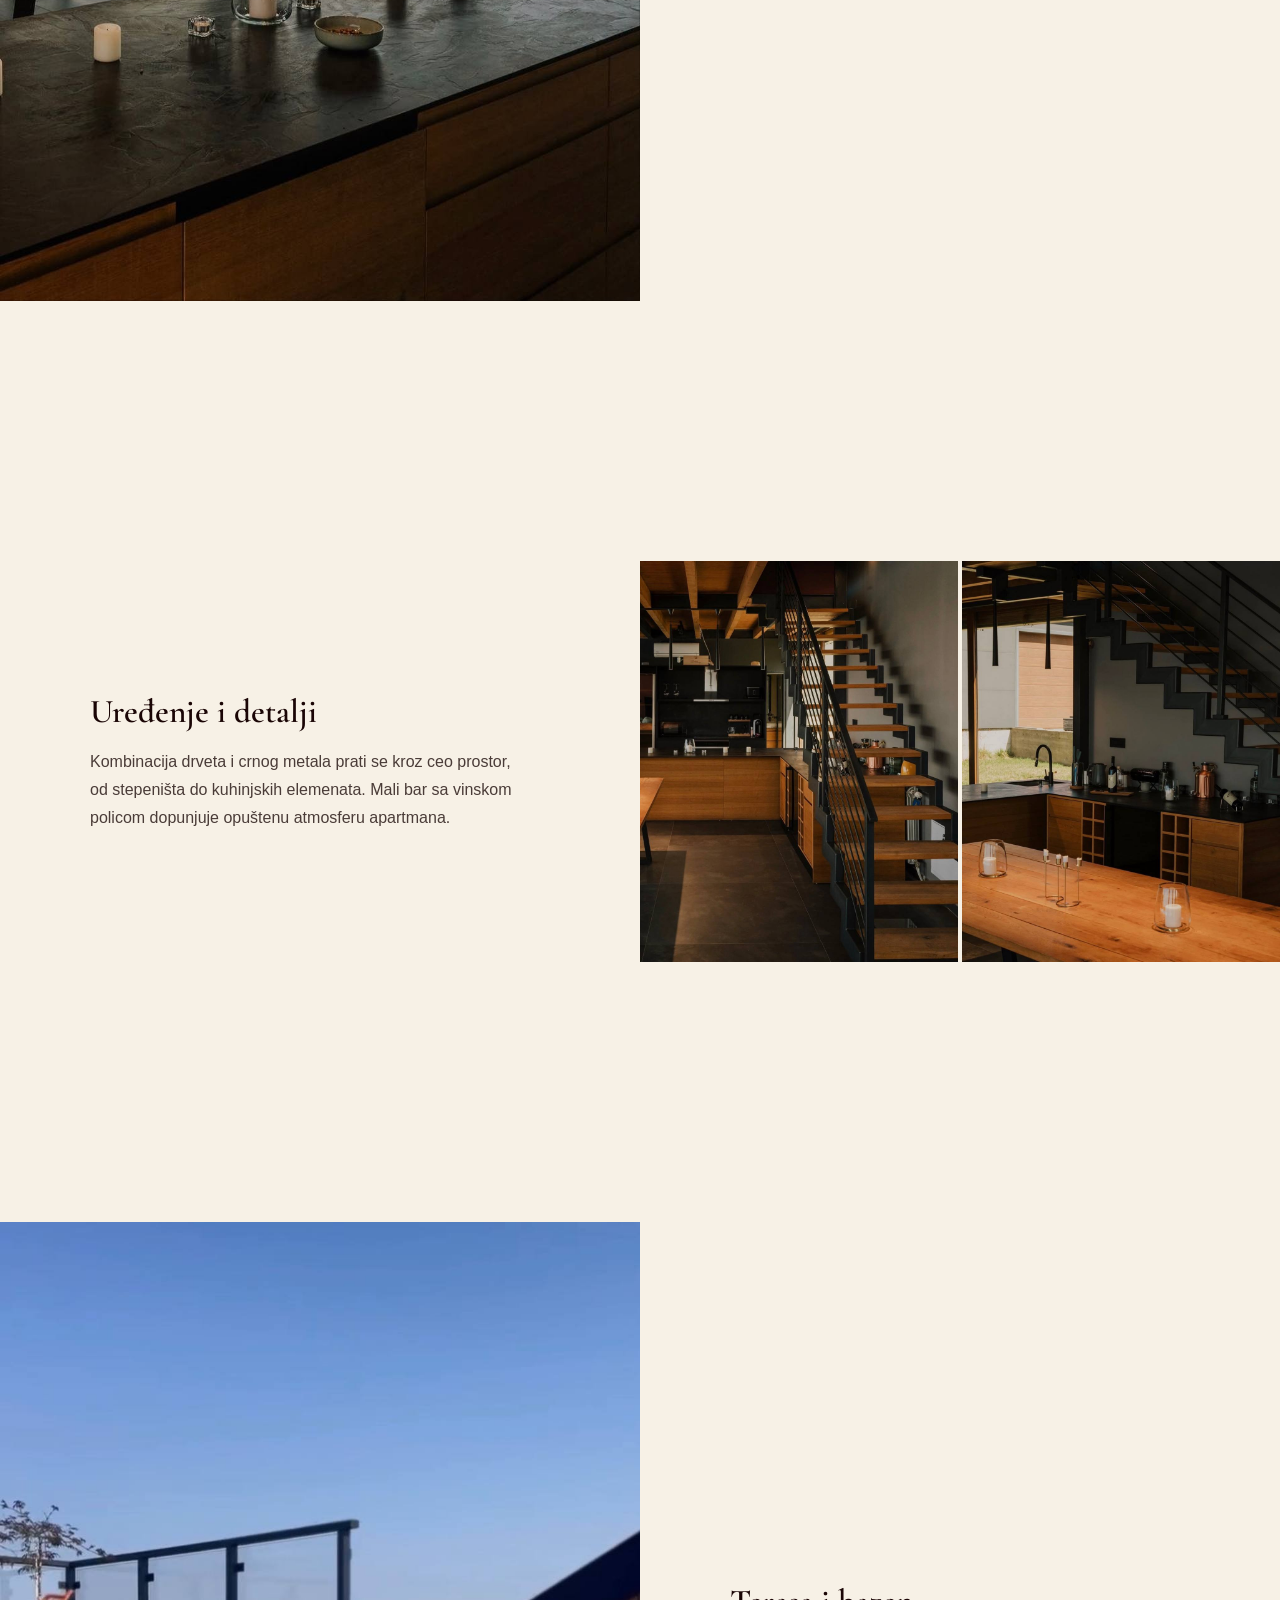
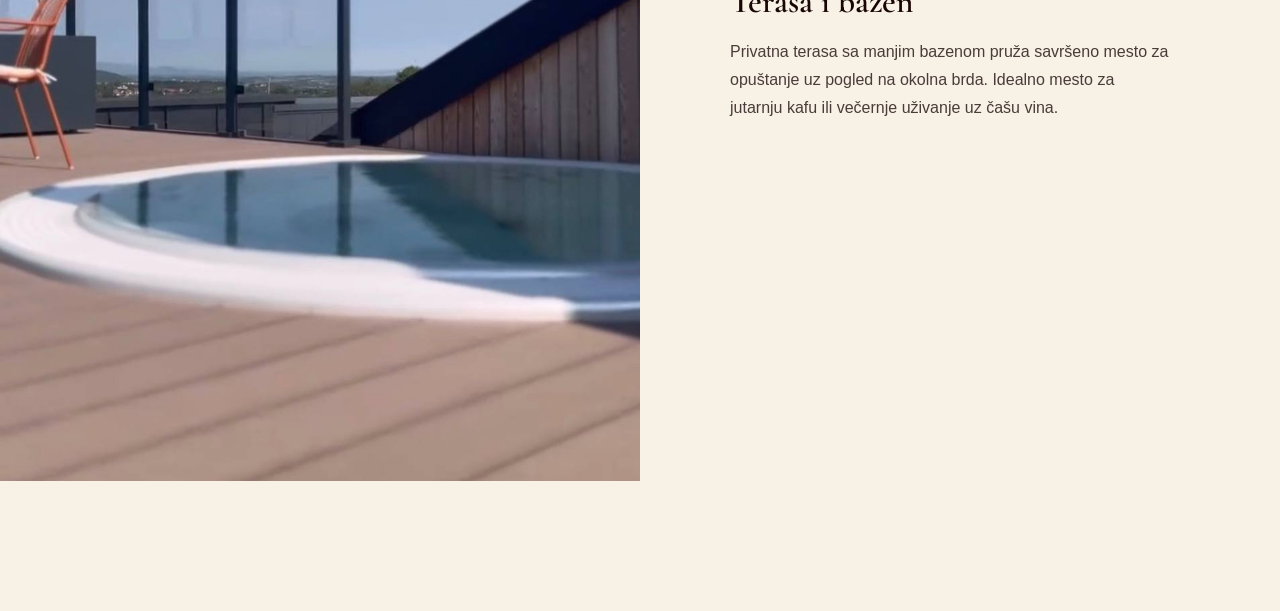
<file: apartmani.html>
<!DOCTYPE html>
<html lang="sr">
<head>
<meta charset="UTF-8">
<meta name="viewport" content="width=device-width, initial-scale=1.0">
<title>Vinarija 27 — Apartmani</title>
<meta name="description" content="Apartmani Vinarije 27 — udoban smeštaj sa pogledom na vinograde i brda Šumadije.">
<link rel="icon" type="image/png" sizes="32x32" href="images/favicon/favicon-32.png">
<link rel="icon" type="image/png" sizes="16x16" href="images/favicon/favicon-16.png">
<link rel="apple-touch-icon" sizes="180x180" href="images/favicon/apple-touch-icon.png">
<link rel="shortcut icon" href="images/favicon/favicon.ico">
<link rel="preconnect" href="https://fonts.googleapis.com">
<link rel="preconnect" href="https://fonts.gstatic.com" crossorigin>
<link href="https://fonts.googleapis.com/css2?family=Cormorant+Garamond:wght@500;600;700&display=swap" rel="stylesheet">
<link rel="stylesheet" href="css/style.css">
</head>
<body class="detail-page">

<div id="pageTransition" class="pt-cover" aria-hidden="true"></div>

<a href="index.html" class="back-arrow" aria-label="Nazad na početnu">
  <svg viewBox="0 0 24 24" fill="none"><path d="M19 12H5M5 12l7-7M5 12l7 7" stroke="currentColor" stroke-width="2" stroke-linecap="round" stroke-linejoin="round"/></svg>
</a>

<header class="detail-hero" style="background-image:url('images/apartmani-hero.jpg')">
  <div class="detail-hero-overlay"></div>
  <h1 class="detail-hero-title">Apartmani</h1>
</header>

<section class="detail-intro">
  <span class="section-label">Smeštaj</span>
  <p class="detail-intro-text">Naši apartmani spajaju moderan dizajn sa toplinom drveta i kamena, nudeći gostima miran odmor okružen vinogradima i brdima Šumadije. Svaki detalj je osmišljen da pruži udobnost uz autentičan doživljaj vinarskog imanja.</p>
</section>

<section class="detail-feature-row">
  <div class="detail-feature-media">
    <img src="images/apartmani-photo-1.jpg" alt="Kuhinja i trpezarija sa pogledom na bazen i vinograde">
  </div>
  <div class="detail-feature-text">
    <h2 class="detail-feature-heading">Kuhinja i trpezarija</h2>
    <p>Otvoren prostor za kuhinju i trpezariju pruža pogled na bazen i okolne vinograde. Velike staklene površine povezuju enterijer sa prirodom, čineći svaki obrok posebnim doživljajem.</p>
  </div>
</section>

<section class="detail-feature-row reverse">
  <div class="detail-feature-media">
    <img src="images/apartmani-photo-2.jpg" alt="Stepenište od drveta i crnog metala">
    <img src="images/apartmani-photo-3.jpg" alt="Kuhinjski bar sa vinskom policom ispod stepeništa">
  </div>
  <div class="detail-feature-text">
    <h2 class="detail-feature-heading">Uređenje i detalji</h2>
    <p>Kombinacija drveta i crnog metala prati se kroz ceo prostor, od stepeništa do kuhinjskih elemenata. Mali bar sa vinskom policom dopunjuje opuštenu atmosferu apartmana.</p>
  </div>
</section>

<section class="detail-feature-row">
  <div class="detail-feature-media">
    <img src="images/apartmani-photo-4.jpg" alt="Privatna terasa sa manjim bazenom">
  </div>
  <div class="detail-feature-text">
    <h2 class="detail-feature-heading">Terasa i bazen</h2>
    <p>Privatna terasa sa manjim bazenom pruža savršeno mesto za opuštanje uz pogled na okolna brda. Idealno mesto za jutarnju kafu ili večernje uživanje uz čašu vina.</p>
  </div>
</section>

<script src="js/placeholder.js"></script>
</body>
</html>
</file>
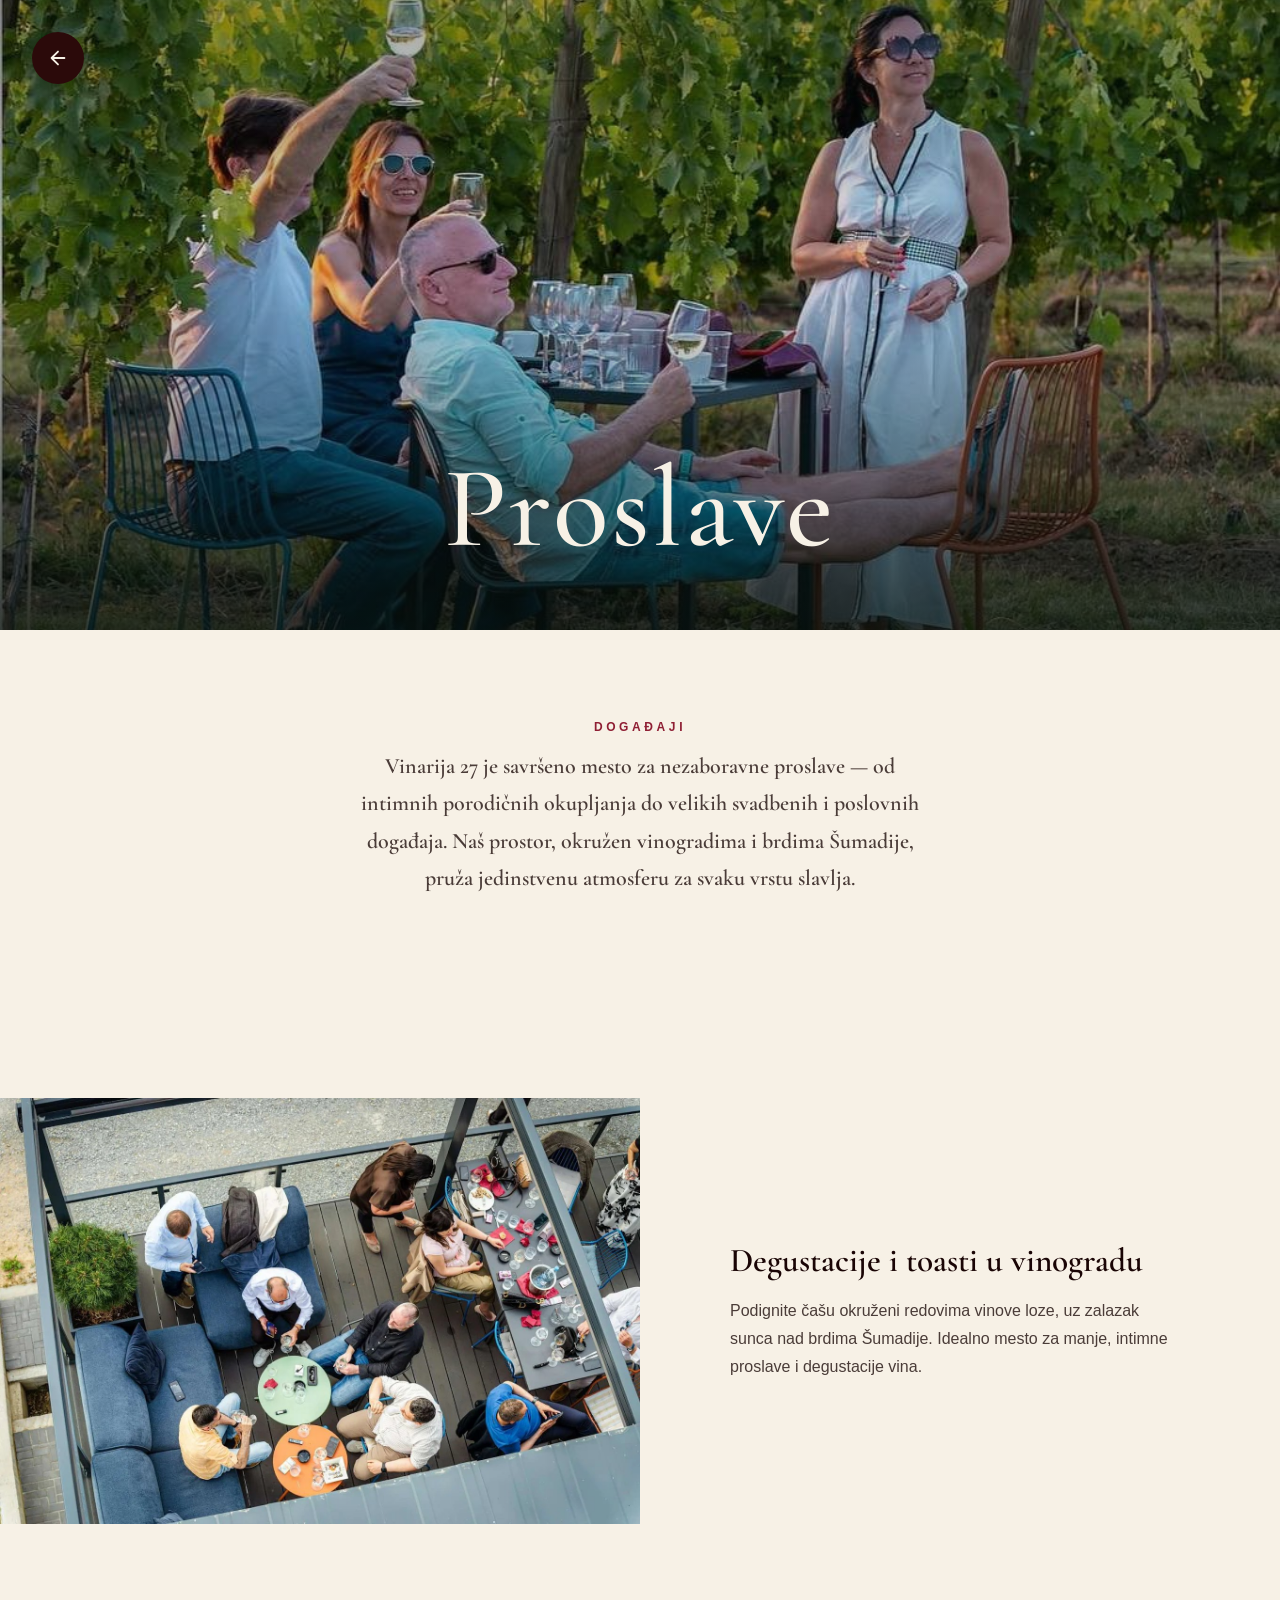
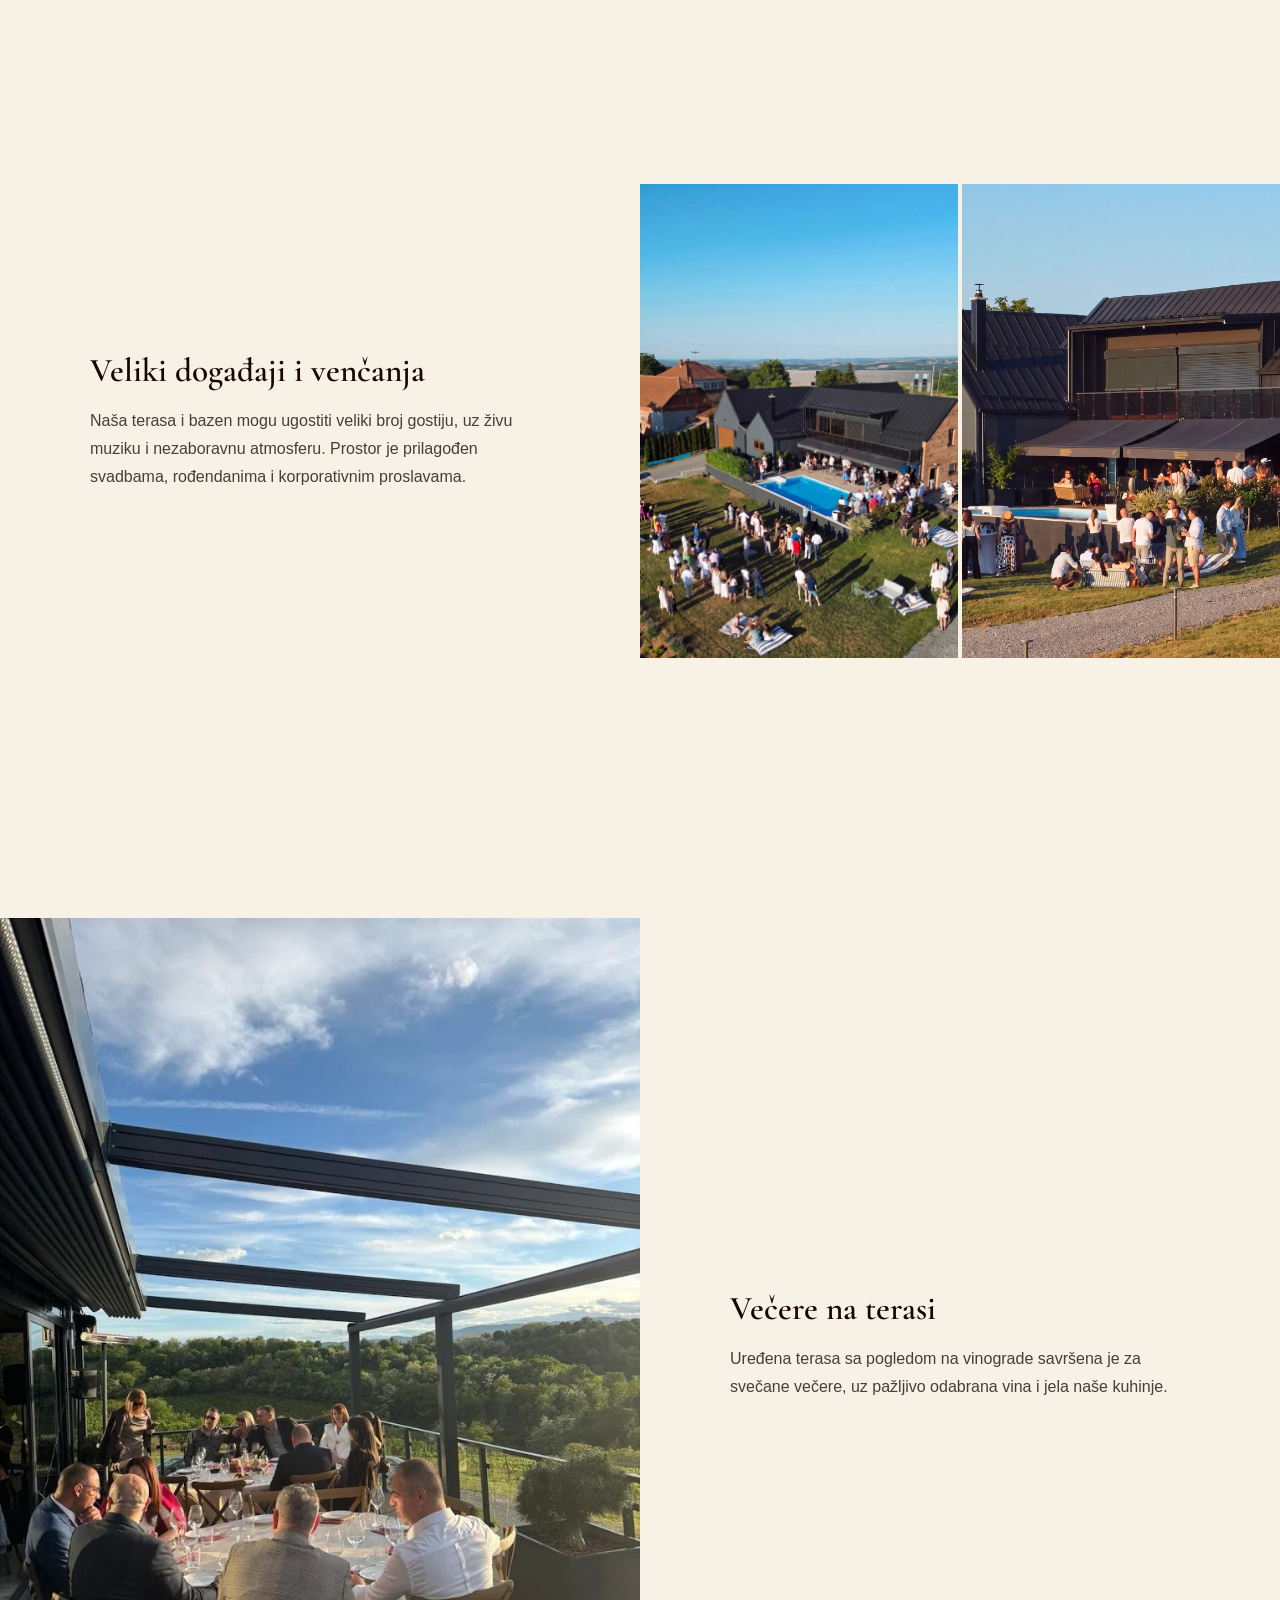
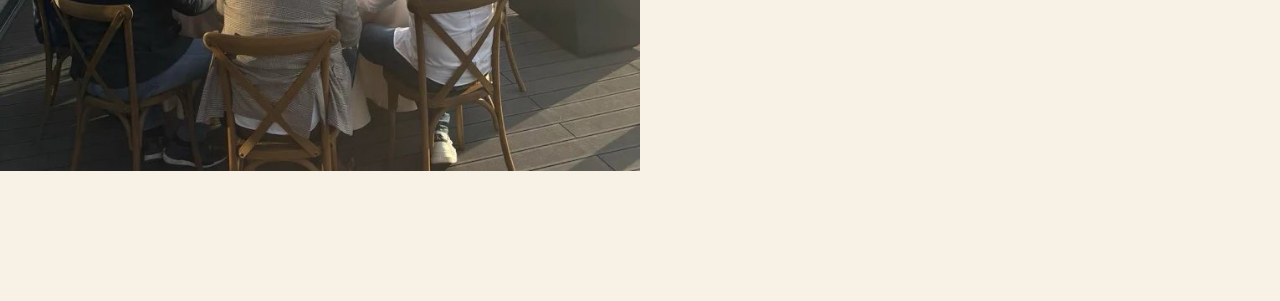
<file: proslave.html>
<!DOCTYPE html>
<html lang="sr">
<head>
<meta charset="UTF-8">
<meta name="viewport" content="width=device-width, initial-scale=1.0">
<title>Vinarija 27 — Proslave</title>
<meta name="description" content="Proslave u Vinariji 27 — venčanja, rođendani i korporativni događaji okruženi vinogradima Šumadije.">
<link rel="icon" type="image/png" sizes="32x32" href="images/favicon/favicon-32.png">
<link rel="icon" type="image/png" sizes="16x16" href="images/favicon/favicon-16.png">
<link rel="apple-touch-icon" sizes="180x180" href="images/favicon/apple-touch-icon.png">
<link rel="shortcut icon" href="images/favicon/favicon.ico">
<link rel="preconnect" href="https://fonts.googleapis.com">
<link rel="preconnect" href="https://fonts.gstatic.com" crossorigin>
<link href="https://fonts.googleapis.com/css2?family=Cormorant+Garamond:wght@500;600;700&display=swap" rel="stylesheet">
<link rel="stylesheet" href="css/style.css">
</head>
<body class="detail-page">

<div id="pageTransition" class="pt-cover" aria-hidden="true"></div>

<a href="index.html" class="back-arrow" aria-label="Nazad na početnu">
  <svg viewBox="0 0 24 24" fill="none"><path d="M19 12H5M5 12l7-7M5 12l7 7" stroke="currentColor" stroke-width="2" stroke-linecap="round" stroke-linejoin="round"/></svg>
</a>

<header class="detail-hero" style="background-image:url('images/proslave-photo-1.jpg')">
  <div class="detail-hero-overlay"></div>
  <h1 class="detail-hero-title">Proslave</h1>
</header>

<section class="detail-intro">
  <span class="section-label">Događaji</span>
  <p class="detail-intro-text">Vinarija 27 je savršeno mesto za nezaboravne proslave — od intimnih porodičnih okupljanja do velikih svadbenih i poslovnih događaja. Naš prostor, okružen vinogradima i brdima Šumadije, pruža jedinstvenu atmosferu za svaku vrstu slavlja.</p>
</section>

<section class="detail-feature-row">
  <div class="detail-feature-media">
    <img src="images/proslave-hero.jpg" alt="Gosti opušteno sede i druže se na terasi tokom proslave">
  </div>
  <div class="detail-feature-text">
    <h2 class="detail-feature-heading">Degustacije i toasti u vinogradu</h2>
    <p>Podignite čašu okruženi redovima vinove loze, uz zalazak sunca nad brdima Šumadije. Idealno mesto za manje, intimne proslave i degustacije vina.</p>
  </div>
</section>

<section class="detail-feature-row reverse">
  <div class="detail-feature-media">
    <img src="images/proslave-photo-2.jpg" alt="Pogled iz vazduha na proslavu pored bazena sa mnogo gostiju">
    <img src="images/proslave-photo-3.jpg" alt="Gosti uživaju u muzici na terasi tokom proslave">
  </div>
  <div class="detail-feature-text">
    <h2 class="detail-feature-heading">Veliki događaji i venčanja</h2>
    <p>Naša terasa i bazen mogu ugostiti veliki broj gostiju, uz živu muziku i nezaboravnu atmosferu. Prostor je prilagođen svadbama, rođendanima i korporativnim proslavama.</p>
  </div>
</section>

<section class="detail-feature-row">
  <div class="detail-feature-media">
    <img src="images/proslave-photo-4.jpg" alt="Postavljen sto za svečanu večeru na terasi sa pogledom na vinograde">
  </div>
  <div class="detail-feature-text">
    <h2 class="detail-feature-heading">Večere na terasi</h2>
    <p>Uređena terasa sa pogledom na vinograde savršena je za svečane večere, uz pažljivo odabrana vina i jela naše kuhinje.</p>
  </div>
</section>

<script src="js/placeholder.js"></script>
</body>
</html>
</file>
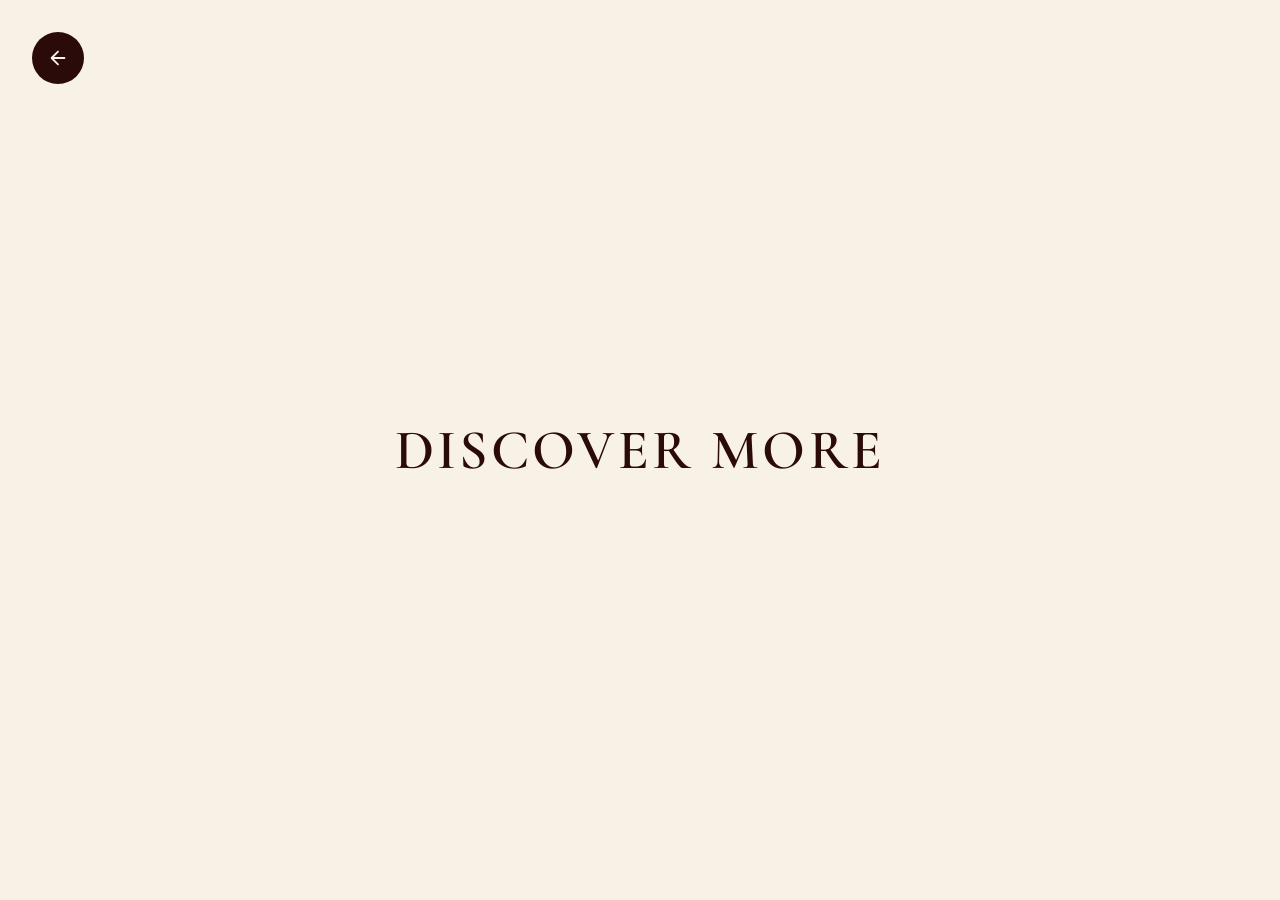
<file: resort.html>
<!DOCTYPE html>
<html lang="sr">
<head>
<meta charset="UTF-8">
<meta name="viewport" content="width=device-width, initial-scale=1.0">
<title>Vinarija 27 — Resort</title>
<link rel="icon" type="image/png" sizes="32x32" href="images/favicon/favicon-32.png">
<link rel="icon" type="image/png" sizes="16x16" href="images/favicon/favicon-16.png">
<link rel="apple-touch-icon" sizes="180x180" href="images/favicon/apple-touch-icon.png">
<link rel="shortcut icon" href="images/favicon/favicon.ico">
<link rel="preconnect" href="https://fonts.googleapis.com">
<link rel="preconnect" href="https://fonts.gstatic.com" crossorigin>
<link href="https://fonts.googleapis.com/css2?family=Cormorant+Garamond:wght@600&display=swap" rel="stylesheet">
<link rel="stylesheet" href="css/style.css">
</head>
<body class="placeholder-page">

<div id="pageTransition" class="pt-cover" aria-hidden="true"></div>

<a href="index.html" class="back-arrow" aria-label="Nazad na početnu">
  <svg viewBox="0 0 24 24" fill="none"><path d="M19 12H5M5 12l7-7M5 12l7 7" stroke="currentColor" stroke-width="2" stroke-linecap="round" stroke-linejoin="round"/></svg>
</a>

<p class="placeholder-label">DISCOVER MORE</p>

<script src="js/placeholder.js"></script>
</body>
</html>
</file>
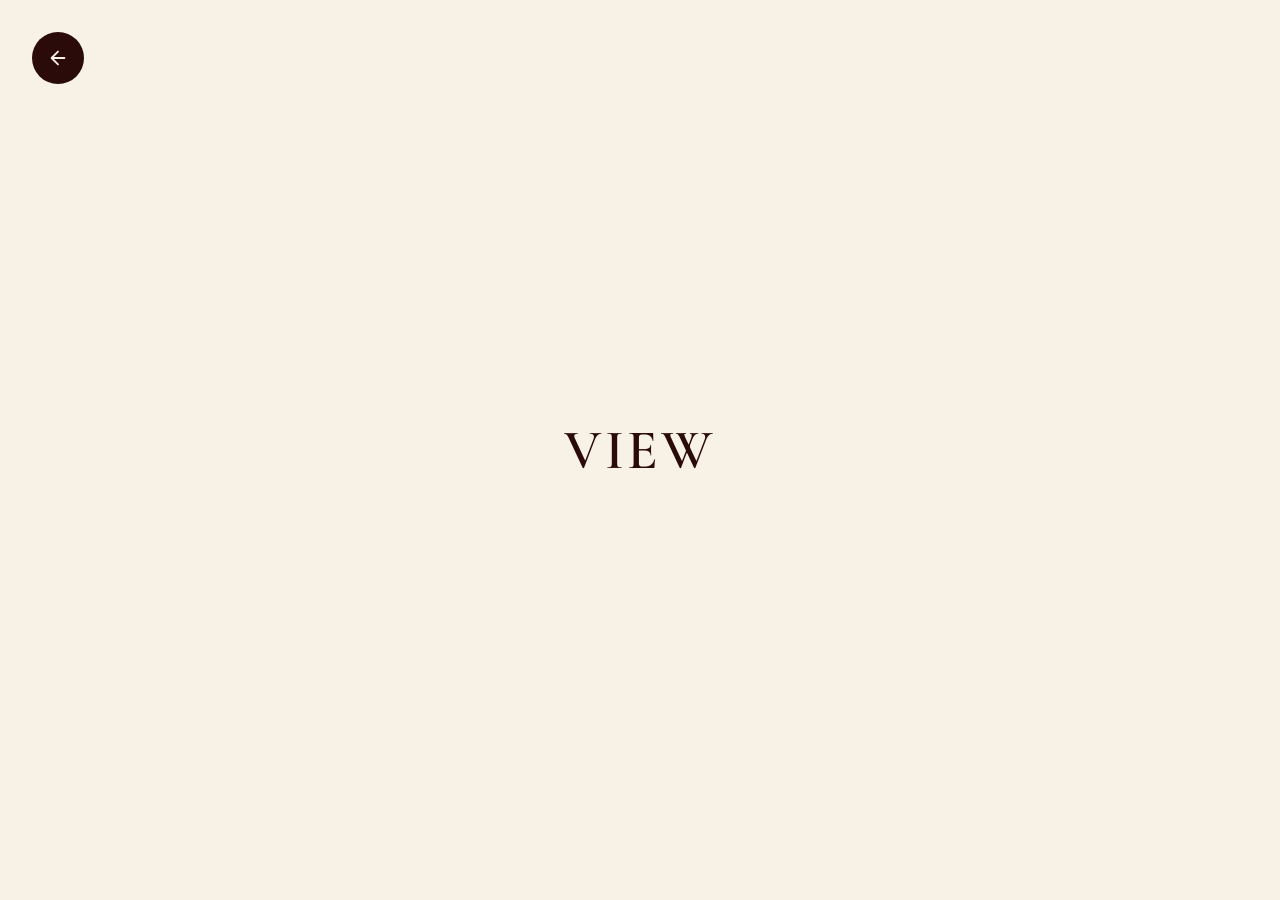
<file: restoran.html>
<!DOCTYPE html>
<html lang="sr">
<head>
<meta charset="UTF-8">
<meta name="viewport" content="width=device-width, initial-scale=1.0">
<title>Vinarija 27 — Restoran</title>
<link rel="icon" type="image/png" sizes="32x32" href="images/favicon/favicon-32.png">
<link rel="icon" type="image/png" sizes="16x16" href="images/favicon/favicon-16.png">
<link rel="apple-touch-icon" sizes="180x180" href="images/favicon/apple-touch-icon.png">
<link rel="shortcut icon" href="images/favicon/favicon.ico">
<link rel="preconnect" href="https://fonts.googleapis.com">
<link rel="preconnect" href="https://fonts.gstatic.com" crossorigin>
<link href="https://fonts.googleapis.com/css2?family=Cormorant+Garamond:wght@600&display=swap" rel="stylesheet">
<link rel="stylesheet" href="css/style.css">
</head>
<body class="placeholder-page">

<div id="pageTransition" class="pt-cover" aria-hidden="true"></div>

<a href="index.html" class="back-arrow" aria-label="Nazad na početnu">
  <svg viewBox="0 0 24 24" fill="none"><path d="M19 12H5M5 12l7-7M5 12l7 7" stroke="currentColor" stroke-width="2" stroke-linecap="round" stroke-linejoin="round"/></svg>
</a>

<p class="placeholder-label">VIEW</p>

<script src="js/placeholder.js"></script>
</body>
</html>
</file>
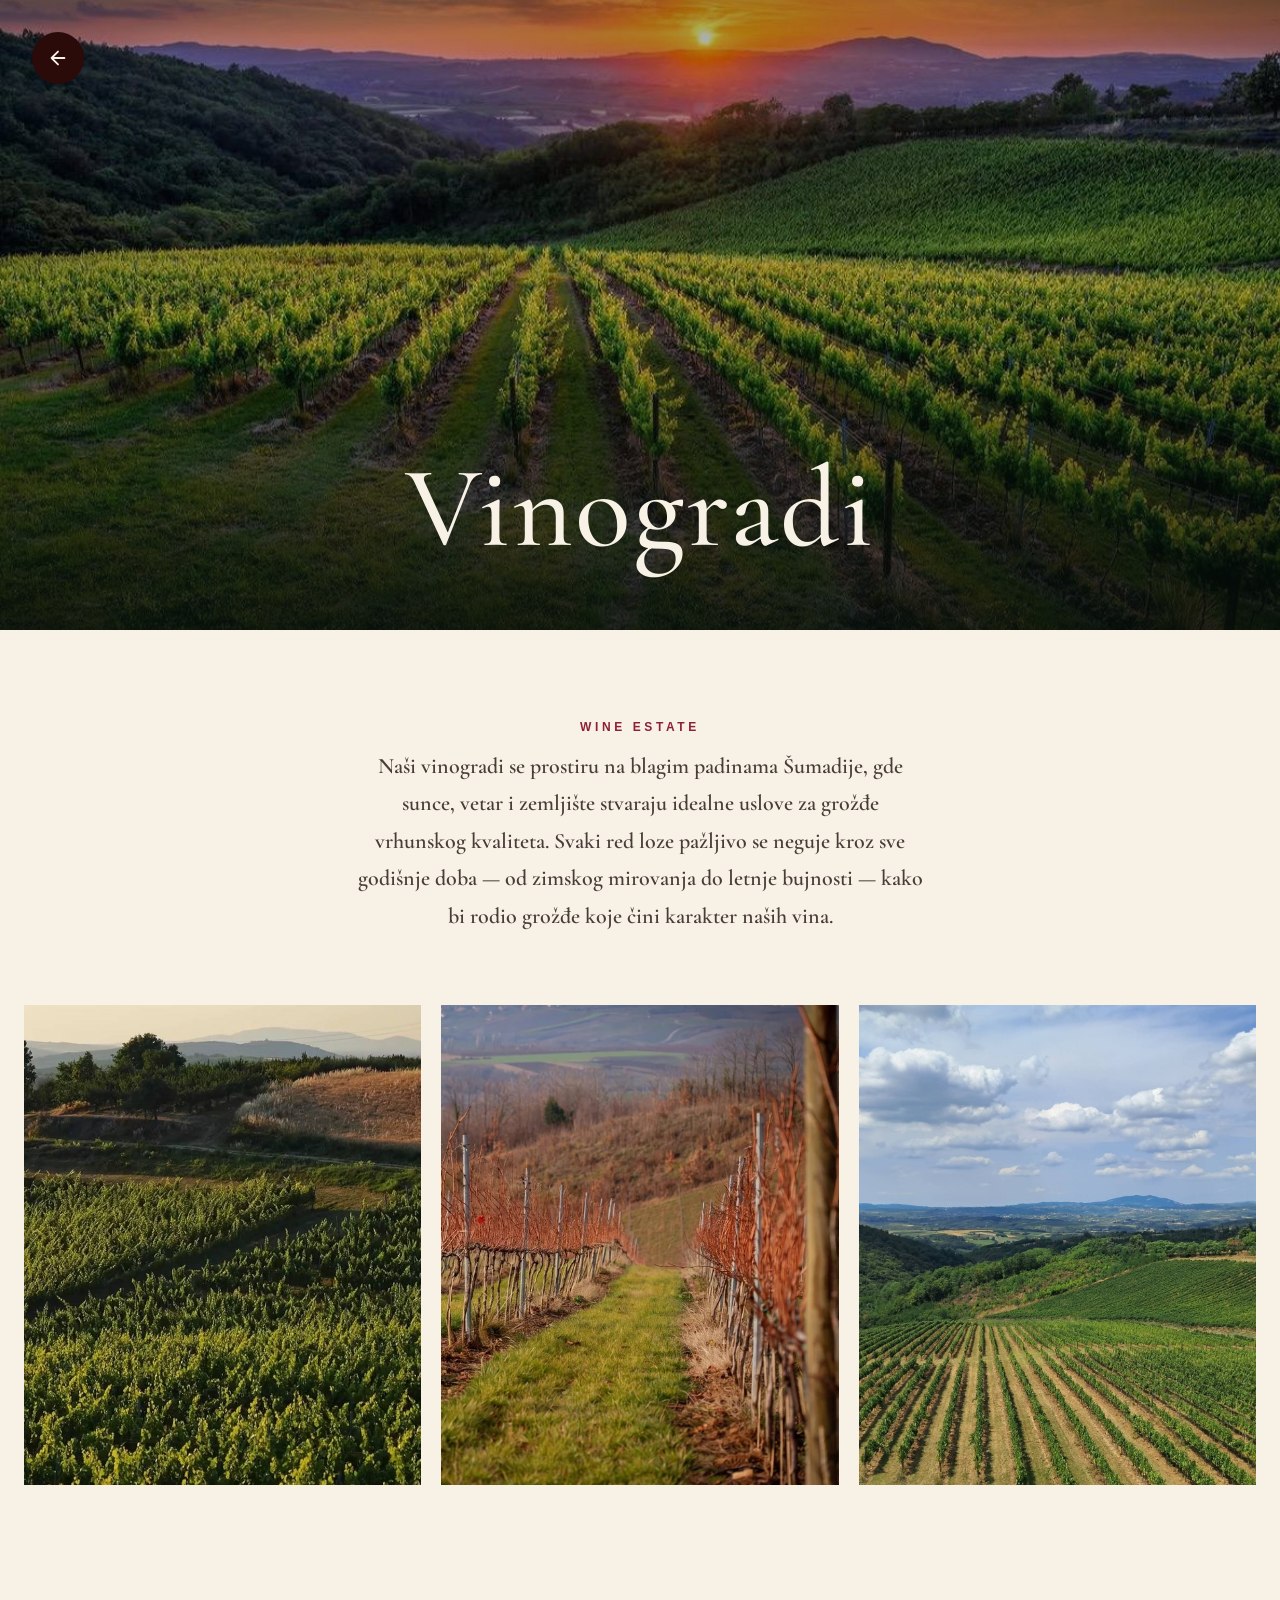
<file: vinogradi.html>
<!DOCTYPE html>
<html lang="sr">
<head>
<meta charset="UTF-8">
<meta name="viewport" content="width=device-width, initial-scale=1.0">
<title>Vinarija 27 — Vinogradi</title>
<meta name="description" content="Vinogradi Vinarije 27 — padine Šumadije na kojima nastaje grožđe za naša vina.">
<link rel="icon" type="image/png" sizes="32x32" href="images/favicon/favicon-32.png">
<link rel="icon" type="image/png" sizes="16x16" href="images/favicon/favicon-16.png">
<link rel="apple-touch-icon" sizes="180x180" href="images/favicon/apple-touch-icon.png">
<link rel="shortcut icon" href="images/favicon/favicon.ico">
<link rel="preconnect" href="https://fonts.googleapis.com">
<link rel="preconnect" href="https://fonts.gstatic.com" crossorigin>
<link href="https://fonts.googleapis.com/css2?family=Cormorant+Garamond:wght@500;600;700&display=swap" rel="stylesheet">
<link rel="stylesheet" href="css/style.css">
</head>
<body class="detail-page">

<div id="pageTransition" class="pt-cover" aria-hidden="true"></div>

<a href="index.html" class="back-arrow" aria-label="Nazad na početnu">
  <svg viewBox="0 0 24 24" fill="none"><path d="M19 12H5M5 12l7-7M5 12l7 7" stroke="currentColor" stroke-width="2" stroke-linecap="round" stroke-linejoin="round"/></svg>
</a>

<header class="detail-hero" style="background-image:url('images/vinogradi-hero.jpg')">
  <div class="detail-hero-overlay"></div>
  <h1 class="detail-hero-title">Vinogradi</h1>
</header>

<section class="detail-intro">
  <span class="section-label">Wine Estate</span>
  <p class="detail-intro-text">Naši vinogradi se prostiru na blagim padinama Šumadije, gde sunce, vetar i zemljište stvaraju idealne uslove za grožđe vrhunskog kvaliteta. Svaki red loze pažljivo se neguje kroz sve godišnje doba — od zimskog mirovanja do letnje bujnosti — kako bi rodio grožđe koje čini karakter naših vina.</p>
</section>

<section class="detail-gallery">
  <div class="detail-gallery-item"><img src="images/vinogradi-photo-1.jpg" alt="Redovi vinove loze u zlatnom svetlu zalaska sunca"></div>
  <div class="detail-gallery-item"><img src="images/vinogradi-photo-2.jpg" alt="Vinograd u zimskom periodu mirovanja"></div>
  <div class="detail-gallery-item"><img src="images/vinogradi-photo-3.jpg" alt="Pogled na vinograde Vinarije 27 iz vazduha"></div>
</section>

<script src="js/placeholder.js"></script>
</body>
</html>
</file>
<file: css/style.css>
:root {
  --wine-950: #1a0509;
  --wine-900: #2b0a12;
  --wine-800: #4a0f1c;
  --wine-700: #6b1626;
  --wine-600: #8f1f34;
  --wine-500: #b32a45;
  --wine-muted: #6b3737;
  --gold-400: #d9b26a;
  --gold-300: #e8caa0;
  --gold-200: #f3e2c2;
  --cream: #f7f1e6;
  --ink: #1c1210;
  --ink-soft: #4a3c38;
  --forest-950: #1a0505;
  --forest-900: #2b0a0a;
  --forest-800: #3d1212;
  --sage-100: #f3e2c2;
  --radius: 18px;
  --ease: cubic-bezier(0.22, 1, 0.36, 1);
}

* { margin: 0; padding: 0; box-sizing: border-box; }

html { scroll-behavior: smooth; }

body {
  font-family: 'Inter', sans-serif;
  background: var(--cream);
  color: var(--ink);
  overflow-x: hidden;
}

h1, h2, h3 {
  font-family: 'Cormorant Garamond', serif;
}

img { max-width: 100%; display: block; }

.container {
  max-width: 1180px;
  margin: 0 auto;
  padding: 0 32px;
}

a { text-decoration: none; color: inherit; }

/* ---------- Loader ---------- */
#loader {
  position: fixed;
  inset: 0;
  z-index: 9999;
  background: var(--wine-950);
  display: flex;
  flex-direction: column;
  align-items: center;
  justify-content: center;
  gap: 18px;
  transition: opacity 0.8s var(--ease), visibility 0.8s var(--ease);
}
#loader.hidden { opacity: 0; visibility: hidden; pointer-events: none; }
.loader-logo {
  width: 96px;
  height: auto;
  animation: logoPulse 1.8s ease-in-out infinite;
}
@keyframes logoPulse {
  0%, 100% { transform: scale(1); opacity: 0.82; }
  50% { transform: scale(1.08); opacity: 1; }
}
#loader p {
  color: var(--gold-200);
  font-family: 'Cormorant Garamond', serif;
  letter-spacing: 0.3em;
  font-size: 14px;
  text-transform: uppercase;
}

/* ---------- Page transition (two-panel wipe) ---------- */
#pageTransition {
  position: fixed;
  inset: 0;
  z-index: 9999;
  pointer-events: none;
  transform: translateX(-100%);
  background: linear-gradient(to right,
    var(--forest-900) 0%, var(--forest-900) 82%,
    var(--wine-muted) 82%, var(--wine-muted) 100%);
}
#pageTransition.pt-animate { transition: transform 0.6s cubic-bezier(0.65, 0, 0.35, 1); }
#pageTransition.pt-cover { transform: translateX(0); }
#pageTransition.pt-reveal { transform: translateX(100%); }
@media (prefers-reduced-motion: reduce) {
  #pageTransition.pt-animate { transition: none; }
}

/* ---------- Placeholder pages ---------- */
body.placeholder-page {
  background: var(--cream);
  min-height: 100vh;
  display: flex;
  align-items: center;
  justify-content: center;
}
.placeholder-label {
  font-family: 'Cormorant Garamond', serif;
  font-weight: 600;
  font-size: clamp(28px, 5vw, 56px);
  letter-spacing: 0.06em;
  text-transform: uppercase;
  color: var(--forest-900);
  text-align: center;
  padding: 0 24px;
}
.back-arrow {
  position: fixed;
  top: 32px;
  left: 32px;
  width: 52px;
  height: 52px;
  display: flex;
  align-items: center;
  justify-content: center;
  border-radius: 50%;
  background: var(--forest-900);
  color: var(--cream);
  text-decoration: none;
  z-index: 10;
  transition: transform 0.3s var(--ease), background 0.3s var(--ease);
}
.back-arrow svg { width: 22px; height: 22px; }
.back-arrow:hover { background: var(--wine-muted); transform: scale(1.08); }
@media (max-width: 600px) {
  .back-arrow { top: 20px; left: 20px; width: 44px; height: 44px; }
  .back-arrow svg { width: 18px; height: 18px; }
}

/* ---------- Detail page (Vinogradi, and future filled-in pages) ---------- */
body.detail-page { background: var(--cream); }
.detail-hero {
  position: relative;
  height: 70svh;
  min-height: 420px;
  background-size: cover;
  background-position: center;
  display: flex;
  align-items: flex-end;
  justify-content: center;
  padding-bottom: 64px;
}
.detail-hero-overlay {
  position: absolute;
  inset: 0;
  background: linear-gradient(to top, rgba(6, 16, 11, 0.75), rgba(6, 16, 11, 0.1) 55%, rgba(6, 16, 11, 0.35));
}
.detail-hero-title {
  position: relative;
  font-family: 'Cormorant Garamond', serif;
  font-weight: 500;
  font-size: clamp(48px, 9vw, 130px);
  line-height: 1;
  letter-spacing: 0.02em;
  color: var(--cream);
  text-align: center;
}
.detail-intro {
  max-width: 620px;
  margin: 0 auto;
  padding: 90px 24px 70px;
  text-align: center;
}
.detail-intro .section-label { display: block; }
.detail-intro-text {
  font-family: 'Cormorant Garamond', serif;
  font-size: clamp(18px, 2vw, 22px);
  font-weight: 600;
  line-height: 1.7;
  color: var(--ink-soft);
}
.detail-gallery {
  display: flex;
  gap: 20px;
  padding: 0 24px 130px;
  max-width: 1320px;
  margin: 0 auto;
}
.detail-gallery-item {
  flex: 1 1 0%;
  min-width: 0;
  height: 480px;
  overflow: hidden;
}
.detail-gallery-item img {
  width: 100%;
  height: 100%;
  object-fit: cover;
  display: block;
  transition: transform 0.6s var(--ease);
}
.detail-gallery-item:hover img { transform: scale(1.04); }
@media (max-width: 900px) {
  .detail-gallery { flex-direction: column; padding-bottom: 90px; }
  .detail-gallery-item { height: 320px; }
  .detail-hero { height: 56svh; min-height: 340px; padding-bottom: 40px; }
  .detail-intro { padding: 60px 24px 44px; }
}
.detail-feature-row {
  display: flex;
  align-items: stretch;
  min-height: 480px;
}
.detail-feature-row.reverse { flex-direction: row-reverse; }
.detail-feature-media {
  flex: 1 1 50%;
  min-width: 0;
  display: flex;
  gap: 4px;
}
.detail-feature-media img {
  flex: 1 1 0%;
  min-width: 0;
  width: 100%;
  height: 100%;
  object-fit: cover;
  display: block;
}
.detail-feature-text {
  flex: 1 1 50%;
  display: flex;
  flex-direction: column;
  justify-content: center;
  padding: 60px 90px;
}
.detail-feature-heading {
  font-family: 'Cormorant Garamond', serif;
  font-weight: 600;
  font-size: clamp(26px, 2.6vw, 38px);
  color: var(--forest-950);
  margin-bottom: 16px;
}
.detail-feature-text p {
  font-size: 16px;
  line-height: 1.75;
  color: var(--ink-soft);
  max-width: 440px;
}
@media (max-width: 900px) {
  .detail-feature-row, .detail-feature-row.reverse { flex-direction: column; min-height: auto; }
  .detail-feature-media { height: 320px; }
  .detail-feature-text { padding: 44px 24px; }
  .detail-feature-text p { max-width: none; }
}

/* ---------- Navbar ---------- */
#navbar {
  position: fixed;
  top: 0;
  left: 0;
  right: 0;
  z-index: 500;
  background: transparent;
  box-shadow: none;
  transition: padding 0.4s var(--ease), box-shadow 0.4s var(--ease), background 0.4s var(--ease);
  padding: 26px 0;
}
#navbar.scrolled {
  background: var(--cream);
  box-shadow: 0 10px 30px rgba(12, 33, 24, 0.12);
  padding: 14px 0;
}
.nav-inner {
  max-width: 1320px;
  margin: 0 auto;
  padding: 0 32px;
  display: flex;
  align-items: center;
  justify-content: space-between;
}
.nav-split { position: relative; }
.nav-split .nav-links.nav-left,
.nav-split .nav-links.nav-right { gap: 30px; }
.nav-split .logo-block {
  position: absolute;
  left: 50%;
  top: 50%;
  transform: translate(-50%, -50%);
  display: flex;
  flex-direction: column;
  align-items: center;
  gap: 4px;
}
.logo-mark {
  height: 42px;
  width: auto;
  display: block;
  transition: filter 0.4s var(--ease);
}
#navbar.scrolled .logo-mark { filter: brightness(0); }
.logo-word {
  font-family: 'Cormorant Garamond', serif;
  font-size: 15px;
  font-weight: 500;
  letter-spacing: 0.32em;
  text-transform: uppercase;
  color: #fff;
  transition: color 0.4s var(--ease);
}
#navbar.scrolled .logo-word { color: var(--forest-900); }

.nav-links { display: flex; align-items: center; gap: 30px; }
.nav-links a {
  color: #fff;
  font-size: 13px;
  font-weight: 400;
  letter-spacing: 0.08em;
  text-transform: uppercase;
  position: relative;
  transition: opacity 0.3s, color 0.4s var(--ease);
}
#navbar.scrolled .nav-links a { color: var(--forest-900); font-weight: 600; }
.nav-links a:hover { opacity: 0.65; }
.nav-links a::after {
  content: "";
  position: absolute;
  left: 0; bottom: -6px;
  width: 0; height: 1px;
  background: #fff;
  transition: width 0.3s var(--ease), background 0.4s var(--ease);
}
#navbar.scrolled .nav-links a::after { background: var(--forest-900); }
.nav-links a:hover::after { width: 100%; }

.nav-left { color: #fff; }
#navbar.scrolled .nav-left { color: var(--forest-800); }
.nav-lang,
.nav-drop {
  display: inline-flex;
  align-items: center;
  gap: 4px;
  font-size: 12px;
  font-weight: 400;
  letter-spacing: 0.08em;
  text-transform: uppercase;
  color: #fff;
  transition: color 0.4s var(--ease);
}
#navbar.scrolled .nav-lang,
#navbar.scrolled .nav-drop { color: var(--forest-800); font-weight: 600; }
.nav-drop { transition: opacity 0.3s; }
a.nav-drop:hover { opacity: 0.65; }
.nav-lang i, .nav-drop i { font-style: normal; font-size: 10px; opacity: 0.7; }
.nav-icon-btn {
  background: none;
  border: none;
  padding: 2px;
  width: 18px;
  height: 18px;
  color: #fff;
  cursor: pointer;
  display: inline-flex;
  transition: color 0.4s var(--ease);
}
#navbar.scrolled .nav-icon-btn { color: var(--forest-800); }
.nav-divider {
  width: 1px;
  height: 16px;
  background: rgba(255, 255, 255, 0.35);
  transition: background 0.4s var(--ease);
}
#navbar.scrolled .nav-divider { background: rgba(12, 33, 24, 0.15); }

.nav-right-group { display: flex; align-items: center; gap: 14px; margin-left: auto; }

#navToggle {
  display: flex;
  background: none;
  border: none;
  cursor: pointer;
  width: 26px;
  height: 20px;
  flex-direction: column;
  justify-content: space-between;
}
#navToggle span {
  height: 2px;
  width: 100%;
  background: #fff;
  border-radius: 2px;
  transition: transform 0.3s var(--ease), opacity 0.3s, background 0.4s var(--ease);
}
#navbar.scrolled #navToggle span { background: var(--forest-900); }

#mobileMenu {
  position: fixed;
  inset: 0;
  z-index: 480;
  background: var(--forest-950);
  display: flex;
  flex-direction: column;
  transform: translateY(-100%);
  transition: transform 0.5s var(--ease);
  overflow-y: auto;
}
#mobileMenu.open { transform: translateY(0); }
body.menu-open #navbar { opacity: 0; pointer-events: none; }

.menu-topbar {
  display: flex;
  align-items: center;
  justify-content: space-between;
  position: relative;
  padding: 26px 32px;
  flex-shrink: 0;
}
.menu-eshop {
  display: inline-flex;
  align-items: center;
  gap: 4px;
  font-size: 12px;
  font-weight: 400;
  letter-spacing: 0.08em;
  text-transform: uppercase;
  color: var(--cream);
  opacity: 0.85;
}
.menu-eshop i { font-style: normal; font-size: 10px; opacity: 0.7; }
.menu-logo-block {
  position: absolute;
  left: 50%;
  top: 50%;
  transform: translate(-50%, -50%);
  display: flex;
  flex-direction: column;
  align-items: center;
  gap: 4px;
}
.menu-logo-mark { height: 38px; }
.menu-logo-word {
  font-family: 'Cormorant Garamond', serif;
  font-size: 14px;
  font-weight: 500;
  letter-spacing: 0.32em;
  text-transform: uppercase;
  color: var(--cream);
}
.menu-topbar-right { display: flex; align-items: center; gap: 24px; margin-left: auto; }
.menu-book-btn {
  display: inline-block;
  padding: 12px 26px;
  background: var(--cream);
  color: var(--forest-950);
  font-size: 12px;
  font-weight: 700;
  letter-spacing: 0.1em;
  text-transform: uppercase;
  transition: transform 0.3s var(--ease), background 0.3s var(--ease);
}
.menu-book-btn:hover { transform: translateY(-2px); background: #fff; }
#menuClose {
  background: none;
  border: none;
  padding: 4px;
  width: 26px;
  height: 26px;
  color: var(--cream);
  cursor: pointer;
  display: inline-flex;
  align-items: center;
  justify-content: center;
  transition: opacity 0.3s;
}
#menuClose:hover { opacity: 0.6; }
#menuClose svg { width: 20px; height: 20px; }

.menu-list {
  flex: 1;
  display: flex;
  flex-direction: column;
  justify-content: center;
  padding: 0 32px;
  min-height: 0;
}
.menu-item {
  display: flex;
  align-items: center;
  gap: clamp(16px, 3vw, 40px);
  padding: clamp(10px, 2.2vh, 22px) 0;
  border-bottom: 1px solid rgba(247, 241, 230, 0.15);
}
.menu-item:first-child { border-top: 1px solid rgba(247, 241, 230, 0.15); }
.menu-item-num {
  font-family: 'Inter', sans-serif;
  font-size: clamp(13px, 1.4vw, 16px);
  font-weight: 400;
  letter-spacing: 0.05em;
  color: var(--gold-300);
  opacity: 0.6;
  flex-shrink: 0;
  width: 34px;
}
.menu-item-text {
  display: inline-flex;
  align-items: center;
  min-width: 0;
  max-width: 100%;
  overflow: hidden;
}
.menu-item-word {
  font-family: 'Bodoni Moda', serif;
  font-weight: 600;
  text-transform: uppercase;
  font-size: clamp(34px, 6.4vw, 92px);
  line-height: 1;
  color: var(--cream);
  letter-spacing: 0.01em;
  transition: color 0.3s var(--ease);
  white-space: nowrap;
}
.menu-item-thumb {
  display: inline-block;
  width: 0;
  height: clamp(46px, 6vw, 78px);
  margin-left: 0;
  border-radius: 4px;
  overflow: hidden;
  opacity: 0;
  flex-shrink: 0;
  transition: width 0.4s var(--ease), margin-left 0.4s var(--ease), opacity 0.35s var(--ease);
}
.menu-item-thumb img { width: 100%; height: 100%; object-fit: cover; display: block; }
.menu-item:hover .menu-item-thumb {
  width: clamp(70px, 9vw, 130px);
  margin-left: clamp(16px, 2.4vw, 30px);
  opacity: 1;
}
.menu-item:hover .menu-item-word { color: var(--gold-300); }

.menu-footer-links {
  display: flex;
  gap: clamp(30px, 6vw, 70px);
  padding: 18px 32px 30px;
  flex-shrink: 0;
}
.menu-small-item {
  display: flex;
  flex-direction: column;
  gap: 8px;
  font-family: 'Inter', sans-serif;
}
.menu-small-num {
  font-size: 11px;
  color: var(--gold-300);
  opacity: 0.55;
  letter-spacing: 0.05em;
}
.menu-small-item span:last-child {
  font-size: 13px;
  font-weight: 500;
  letter-spacing: 0.08em;
  text-transform: uppercase;
  color: var(--cream);
  opacity: 0.85;
  transition: opacity 0.3s;
}
.menu-small-item:hover span:last-child { opacity: 1; }

@media (max-width: 700px) {
  .menu-topbar { padding: 20px; }
  .menu-eshop { display: none; }
  .menu-book-btn { display: none; }
  .menu-list { padding: 0 20px; }
  .menu-item { gap: 14px; }
  .menu-item-num { width: 22px; font-size: 12px; }
  .menu-item-word { font-size: clamp(20px, 6.6vw, 36px); }
  .menu-item:hover .menu-item-thumb, .menu-item:active .menu-item-thumb {
    width: 42px;
    margin-left: 10px;
    opacity: 1;
  }
  .menu-footer-links { padding: 16px 20px 24px; gap: 30px; }
}

/* ---------- Hero ---------- */
header#home { position: relative; }

#heroPinWrapper {
  position: relative;
  height: 100svh;
  min-height: 640px;
  overflow: hidden;
  background: var(--wine-950);
}
.hero-layer {
  position: absolute;
  inset: 0;
  background-size: cover;
  background-position: center;
}
#heroLayer1 {
  z-index: 1;
  background-position: center 8%;
  background-color: #2b241f; /* fallback tone until images/hero-1.jpg is added */
}
.hero-video {
  position: absolute;
  inset: 0;
  width: 100%;
  height: 100%;
  object-fit: cover;
  object-position: center 8%;
  background-color: transparent;
}
.hero-gradient {
  position: absolute;
  inset: 0;
  z-index: 2;
  pointer-events: none;
  background: linear-gradient(180deg,
    rgba(13,2,3,0.60) 0%,
    rgba(13,2,3,0.10) 32%,
    rgba(13,2,3,0.20) 60%,
    rgba(13,2,3,0.78) 100%);
}
.visually-hidden {
  position: absolute;
  width: 1px;
  height: 1px;
  padding: 0;
  margin: -1px;
  overflow: hidden;
  clip: rect(0, 0, 0, 0);
  white-space: nowrap;
  border: 0;
}
.stars { color: var(--gold-400); letter-spacing: 2px; }

.btn {
  display: inline-block;
  padding: 15px 34px;
  border-radius: 40px;
  font-size: 14.5px;
  letter-spacing: 0.03em;
  font-weight: 500;
  transition: transform 0.35s var(--ease), box-shadow 0.35s var(--ease), background 0.35s var(--ease), color 0.35s var(--ease);
}
.btn-primary {
  background: linear-gradient(135deg, var(--gold-400), #c99a4d);
  color: var(--wine-950);
  box-shadow: 0 12px 30px rgba(217, 178, 106, 0.25);
}
.btn-primary:hover { transform: translateY(-3px); box-shadow: 0 18px 40px rgba(217, 178, 106, 0.35); }

.scroll-cue {
  position: absolute;
  bottom: 34px;
  left: 50%;
  transform: translateX(-50%);
  z-index: 3;
  display: flex;
  flex-direction: column;
  align-items: center;
  gap: 8px;
  color: var(--gold-300);
}
.scroll-cue span {
  width: 1px;
  height: 42px;
  background: linear-gradient(180deg, var(--gold-300), transparent);
  position: relative;
  overflow: hidden;
}
.scroll-cue span::after {
  content: "";
  position: absolute;
  top: -100%;
  left: 0;
  width: 100%;
  height: 100%;
  background: var(--gold-200);
  animation: scrollDrip 2.2s ease-in-out infinite;
}
@keyframes scrollDrip {
  0% { top: -100%; }
  60% { top: 100%; }
  100% { top: 100%; }
}
.scroll-cue p {
  font-size: 10px;
  letter-spacing: 0.25em;
  text-transform: uppercase;
  opacity: 0.75;
}

/* ---------- Discover band (compact, static) ---------- */
#discover-band {
  padding: 66px 24px;
  background: var(--forest-950);
  text-align: center;
}
#discover-band .btn-rect { border: 1.5px solid transparent; }
.discover-band-inner {
  display: flex;
  flex-direction: column;
  align-items: center;
}

/* ---------- Statement (dark green, split photo/text) ---------- */
#statement { position: relative; padding: 0; }
#statementPinWrapper { position: relative; }
#statementPinSticky {
  position: relative;
  height: 100svh;
  min-height: 560px;
  overflow: hidden;
  background: var(--cream);
}
.statement-bg { position: absolute; inset: 0; background: var(--cream); z-index: 0; }
.statement-box {
  position: absolute;
  top: 0;
  left: 0;
  width: 100%;
  height: 100%;
  border-radius: 0;
  background-size: cover;
  background-position: center;
  box-shadow: 30px 0 70px -25px rgba(0,0,0,0.55);
  z-index: 1;
  transition: width 1s cubic-bezier(0.65, 0, 0.35, 1);
  cursor: grab;
  touch-action: pan-y;
}
.statement-box.is-split { width: 50%; }
.statement-box.dragging { cursor: grabbing; }
.statement-slide {
  position: absolute;
  inset: 0;
  background-size: cover;
  background-position: center;
  background-color: #16302a;
  opacity: 0;
  transition: opacity 0.6s ease;
}
.statement-slide.active { opacity: 1; }
.statement-slider-dots {
  position: absolute;
  left: 50%;
  bottom: 28px;
  transform: translateX(-50%);
  z-index: 3;
  display: flex;
  gap: 10px;
}
.slider-dot {
  width: 9px;
  height: 9px;
  border-radius: 50%;
  border: 1.5px solid rgba(255,255,255,0.85);
  background: rgba(255,255,255,0.15);
  padding: 0;
  cursor: pointer;
  transition: background 0.3s var(--ease), transform 0.3s var(--ease);
}
.slider-dot:hover { transform: scale(1.15); }
.slider-dot.active { background: var(--gold-200); border-color: var(--gold-200); }
.slider-arrow {
  position: absolute;
  top: 50%;
  transform: translateY(-50%);
  z-index: 3;
  width: 42px;
  height: 42px;
  border-radius: 50%;
  border: 1px solid rgba(255,255,255,0.5);
  background: rgba(12, 33, 24, 0.35);
  backdrop-filter: blur(2px);
  color: #fff;
  display: flex;
  align-items: center;
  justify-content: center;
  cursor: pointer;
  transition: background 0.3s var(--ease), transform 0.3s var(--ease), border-color 0.3s var(--ease);
}
.slider-arrow svg { width: 20px; height: 20px; }
.slider-arrow:hover {
  background: var(--gold-200);
  color: var(--forest-950);
  border-color: var(--gold-200);
}
.slider-arrow-prev { left: 18px; }
.slider-arrow-next { right: 18px; }
.slider-arrow:active { transform: translateY(-50%) scale(0.92); }
.statement-text {
  position: absolute;
  top: 0;
  left: 100%;
  width: 0;
  height: 100%;
  z-index: 2;
  display: flex;
  flex-direction: column;
  align-items: center;
  justify-content: center;
  text-align: center;
  padding: 0 24px;
  opacity: 0;
  transform: translateY(24px);
  pointer-events: none;
  transition: opacity 1s cubic-bezier(0.65, 0, 0.35, 1), transform 1s cubic-bezier(0.65, 0, 0.35, 1), left 1s cubic-bezier(0.65, 0, 0.35, 1), width 1s cubic-bezier(0.65, 0, 0.35, 1);
}
.statement-text.is-split {
  left: 50%;
  width: 50%;
  opacity: 1;
  transform: translateY(0);
  pointer-events: auto;
}
@media (prefers-reduced-motion: reduce) {
  .statement-box, .statement-text { transition: none; }
}
@media (max-width: 700px) {
  #statementPinSticky { height: auto; min-height: 0; }
  .statement-box,
  .statement-box.is-split {
    position: relative;
    width: 100%;
    height: 62vh;
    max-height: 460px;
    box-shadow: none;
    transition: none;
  }
  .statement-text,
  .statement-text.is-split {
    position: relative;
    top: auto;
    left: 0;
    width: 100%;
    height: auto;
    opacity: 1;
    transform: none;
    pointer-events: auto;
    padding: 40px 24px 56px;
    transition: none;
  }
}
.statement-heading {
  font-size: clamp(30px, 5vw, 52px);
  font-weight: 600;
  line-height: 1.22;
  color: var(--gold-200);
  letter-spacing: 0.03em;
  text-wrap: balance;
}
#statement .statement-heading {
  color: var(--forest-800);
  font-family: 'Cormorant Garamond', serif;
  font-weight: 500;
  font-size: clamp(28px, 6vw, 110px);
  line-height: 1.02;
  letter-spacing: 0;
}
#statement .btn-rect { background: var(--forest-800); color: var(--cream); border: 1.5px solid transparent; }
.statement-desc {
  font-family: 'Cormorant Garamond', serif;
  font-size: 18px;
  font-weight: 600;
  line-height: 1.7;
  color: var(--ink-soft);
  max-width: 460px;
  margin-top: 28px;
  text-align: center;
}
.btn-rect {
  display: inline-block;
  margin-top: 34px;
  padding: 16px 44px;
  background: var(--cream);
  color: var(--forest-950);
  font-size: 12.5px;
  font-weight: 700;
  letter-spacing: 0.14em;
  border-radius: 0;
  transition: transform 0.3s var(--ease), background 0.3s var(--ease);
}
.btn-rect:hover { transform: translateY(-3px); background: #fff; }

/* ---------- Wine Estates (accordion panels) ---------- */
#estates {
  background: var(--forest-950);
  padding: 24px 0 40px;
}
.estates-heading {
  margin: 0 0 8px;
  padding: 0;
}
.estates-heading-svg {
  display: block;
  width: 100%;
  height: auto;
}
.estates-heading-svg text {
  font-family: 'Cormorant Garamond', serif;
  font-weight: 500;
  font-size: 156px;
  fill: #e6d4c2;
}
.estates-panels {
  display: flex;
  width: 100%;
  height: 460px;
  gap: 20px;
  padding: 0 20px;
  overflow: hidden;
}
.estate-panel {
  position: relative;
  flex: 1 1 0%;
  min-width: 0;
  cursor: pointer;
  overflow: hidden;
  transition: flex 0.7s var(--ease);
}
.estate-panel.active { flex: 1.2 1 0%; }
.estate-panel.shrink { flex: 0.9 1 0%; }
.estate-panel-image {
  position: absolute;
  inset: 0;
  background-size: cover;
  background-position: center;
}
.estate-panel-overlay {
  position: absolute;
  inset: 0;
  background: linear-gradient(to top, rgba(6, 16, 11, 0.8), rgba(6, 16, 11, 0.15) 45%, rgba(6, 16, 11, 0.5));
}
.estate-panel-content {
  position: absolute;
  inset: 0;
  display: flex;
  flex-direction: column;
  align-items: center;
  justify-content: center;
  text-align: center;
  padding: 0 20px;
  opacity: 1;
  transform: translateY(0);
  transition: opacity 0.45s var(--ease), transform 0.45s var(--ease);
}
.estate-panel-title {
  font-family: 'Cormorant Garamond', serif;
  font-size: clamp(22px, 2.4vw, 32px);
  font-weight: 600;
  letter-spacing: 0.14em;
  text-transform: uppercase;
  color: var(--cream);
}
.estate-panel .btn-rect {
  background: transparent;
  color: var(--cream);
  border: 1.5px solid var(--cream);
}
.estate-panel .btn-rect:hover { background: var(--cream); color: var(--forest-950); }

/* ---------- Sections ---------- */
section { padding: 130px 0; position: relative; }
.section-label {
  text-transform: uppercase;
  letter-spacing: 0.3em;
  font-size: 12px;
  color: var(--wine-600);
  font-weight: 600;
  margin-bottom: 14px;
}
.center { text-align: center; }
h2 {
  font-size: clamp(34px, 5vw, 52px);
  font-weight: 600;
  color: var(--wine-900);
  margin-bottom: 20px;
}
.lead {
  font-size: 17px;
  color: var(--ink-soft);
  line-height: 1.75;
  font-weight: 300;
  max-width: 620px;
}
/* ---------- Wine Showcase (alternating bottle rows) ---------- */
#wine-showcase { overflow: hidden; padding: 0; }
.bottle-row {
  display: flex;
  align-items: center;
  min-height: 310px;
  padding: 24px 0;
  background: #f1efea;
  overflow: hidden;
}
.bottle-row-right {
  flex-direction: row-reverse;
  background: #fff;
}
.bottle-visual {
  flex: 1 1 50%;
  display: flex;
  align-items: center;
  justify-content: flex-start;
  padding: 0 20px;
}
.bottle-row-right .bottle-visual { justify-content: flex-end; }
.bottle-img {
  display: block;
  width: 100%;
  max-width: 500px;
  height: auto;
  will-change: transform;
}
.bottle-copy {
  flex: 1 1 50%;
  padding: 0 60px;
}
.bottle-name {
  font-size: clamp(32px, 3.4vw, 48px);
  font-weight: 600;
  color: var(--forest-950);
  letter-spacing: 0.02em;
  margin-bottom: 18px;
}
.bottle-desc {
  font-size: 15px;
  line-height: 1.85;
  font-weight: 300;
  color: var(--ink-soft);
  max-width: 420px;
}
.btn-outline-gold {
  display: inline-block;
  margin-top: 26px;
  padding: 14px 38px;
  background: #fff;
  color: var(--forest-950);
  border: 1.5px solid var(--forest-800);
  font-size: 12.5px;
  font-weight: 600;
  letter-spacing: 0.14em;
  text-transform: uppercase;
  border-radius: 2px;
  transition: background 0.3s var(--ease), border-color 0.3s var(--ease);
}
.btn-outline-gold:hover { background: var(--gold-200); border-color: var(--forest-800); }
@media (max-width: 900px) {
  .bottle-row, .bottle-row-right {
    flex-direction: column;
    text-align: center;
    min-height: auto;
    padding: 32px 24px;
  }
  .bottle-visual, .bottle-row-right .bottle-visual {
    justify-content: center;
    padding: 0;
    margin-bottom: 20px;
  }
  .bottle-img { max-width: 420px; }
  .bottle-copy { padding: 0; max-width: 480px; margin: 0 auto; }
  .bottle-desc { margin-left: auto; margin-right: auto; }
}

/* ---------- Food Experience ---------- */
#food-experience { background: var(--cream); padding-top: 10px; }
.food-inner {
  max-width: 1600px;
  margin: 0 auto;
  padding: 0 40px;
}
.food-heading {
  font-family: 'Cormorant Garamond', serif;
  font-weight: 500;
  text-transform: uppercase;
  white-space: nowrap;
  font-size: clamp(25px, calc((100vw - 80px) / 9.72), 156px);
  color: var(--forest-950);
  letter-spacing: 0.01em;
  line-height: 1;
  margin: 0 0 28px;
}
.food-heading-mobile { display: none; }
.food-divider {
  border: none;
  border-top: 1px solid var(--forest-950);
  opacity: 0.25;
  margin: 0 0 64px;
}
.food-grid {
  display: grid;
  grid-template-columns: 1fr 1.4fr 0.9fr;
  grid-template-rows: auto auto;
  gap: 28px;
}
.food-photo { overflow: hidden; border-radius: 4px; }
.food-photo img {
  width: 100%;
  height: 100%;
  object-fit: cover;
  display: block;
}
.food-photo-left { grid-column: 1; grid-row: 1 / 3; min-height: 560px; }
.food-photo-right { grid-column: 3; grid-row: 1; min-height: 260px; }
.food-photo-below { grid-column: 2; grid-row: 2; height: 340px; }
.food-photo-below img { object-position: 60% 30%; }
.food-copy {
  grid-column: 2;
  grid-row: 1;
  display: flex;
  flex-direction: column;
  justify-content: center;
  align-items: flex-start;
  padding: 0 8px;
}
#food-experience .section-label { color: var(--ink-soft); }
.food-subheading {
  font-family: 'Cormorant Garamond', serif;
  font-size: clamp(26px, 2.6vw, 36px);
  font-weight: 600;
  color: var(--forest-950);
  line-height: 1.25;
  margin: 8px 0 18px;
}
#food-experience .lead { max-width: 460px; }
#food-experience .btn-rect { background: var(--forest-800); color: var(--cream); border: 1.5px solid transparent; }
@media (max-width: 900px) {
  .food-grid {
    grid-template-columns: 1fr;
    grid-template-rows: auto;
  }
  .food-photo-left, .food-copy, .food-photo-right, .food-photo-below {
    grid-column: 1;
    grid-row: auto;
  }
  .food-photo-left { min-height: 320px; }
  .food-photo-right { min-height: 240px; }
  .food-photo-below { display: none; }
  .food-copy { padding: 0; text-align: center; align-items: center; }
  #food-experience .lead { margin-left: auto; margin-right: auto; }
}

/* Testimonials */
#about { background: var(--cream); padding: 48px 0 130px; }
.testimonials-head {
  max-width: 1500px;
  margin: 0 auto 44px;
  padding: 0 32px;
}
.reviews-heading {
  font-family: 'Bodoni Moda', serif;
  font-weight: 600;
  font-size: clamp(32px, 3vw, 44px);
  line-height: 1.05;
  color: var(--forest-800);
  text-transform: uppercase;
  letter-spacing: 0.01em;
  margin-bottom: 12px;
}
.reviews-viewall { margin-top: 0; background: var(--forest-800); color: var(--cream); border: 1.5px solid transparent; }
.testimonials-sub {
  max-width: 500px;
  font-size: 15px;
  color: var(--ink-soft);
  font-weight: 300;
  margin-bottom: 6px;
}
.testimonials-rating {
  font-family: 'Cormorant Garamond', serif;
  font-size: 15px;
  font-weight: 600;
  color: var(--ink);
  letter-spacing: 0.02em;
  margin-bottom: 18px;
}
.testimonials-rating .stars { margin-left: 8px; font-size: 14px; }

.testimonials-carousel {
  display: flex;
  align-items: center;
  gap: 14px;
  max-width: 1500px;
  margin: 0 auto;
  padding: 0 32px;
}
.testimonials-track {
  display: flex;
  gap: 22px;
  overflow-x: auto;
  scroll-snap-type: x mandatory;
  scrollbar-width: none;
  -ms-overflow-style: none;
  padding: 10px 4px 26px;
  flex: 1 1 0%;
  min-width: 0;
}
.testimonials-track::-webkit-scrollbar { display: none; }
.testimonial-card {
  /* --tcard-w is computed in JS from the track's real rendered width
     so exactly 4 cards fill it on desktop with no partial 5th card
     peeking in at the edge. Falls back to 300px pre-JS/no-JS.
     min-width:0 overrides the flex default of min-width:auto, which
     otherwise floors the card at its content's min-content width (the
     nowrap name text) and silently ignores a smaller flex-basis. */
  flex: 0 0 var(--tcard-w, 300px);
  min-width: 0;
  scroll-snap-align: start;
  background: #fff;
  border-radius: var(--radius);
  padding: 28px 26px;
  border: 1px solid rgba(28, 18, 16, 0.14);
}
.testimonial-top { display: flex; align-items: center; gap: 12px; margin-bottom: 16px; }
.testimonial-avatar {
  flex-shrink: 0;
  width: 44px;
  height: 44px;
  border-radius: 50%;
  display: flex;
  align-items: center;
  justify-content: center;
  font-family: 'Cormorant Garamond', serif;
  font-weight: 600;
  font-size: 17px;
  color: var(--cream);
}
.testimonial-who { min-width: 0; }
.testimonial-name {
  font-family: 'Cormorant Garamond', serif;
  font-size: 14.5px;
  font-weight: 600;
  color: var(--ink);
  white-space: nowrap;
  overflow: hidden;
  text-overflow: ellipsis;
}
.testimonial-stars { color: var(--gold-400); font-size: 13px; letter-spacing: 2px; margin-top: 2px; }
.testimonial-text {
  font-family: 'Cormorant Garamond', serif;
  font-size: 16px;
  font-style: italic;
  line-height: 1.6;
  color: var(--ink-soft);
}

.testimonials-arrow {
  flex-shrink: 0;
  width: 44px;
  height: 44px;
  border-radius: 50%;
  border: 1px solid rgba(107, 22, 38, 0.25);
  background: #fff;
  color: var(--wine-600);
  display: flex;
  align-items: center;
  justify-content: center;
  cursor: pointer;
  transition: background 0.3s var(--ease), color 0.3s var(--ease), border-color 0.3s var(--ease);
}
.testimonials-arrow svg { width: 18px; height: 18px; }
.testimonials-arrow:hover { background: var(--wine-600); color: #fff; border-color: var(--wine-600); }

@media (max-width: 900px) {
  .testimonials-head { padding: 0 24px; }
  .testimonials-carousel { padding: 0 24px; }
}
@media (max-width: 640px) {
  .testimonials-head { padding: 0 8px; }
  .testimonials-carousel { padding: 0 8px; gap: 8px; }
  .testimonials-arrow { display: none; }
  .testimonial-card { flex-basis: 260px; }
}

/* Location */
#location { background: var(--cream); }
.location-grid {
  display: grid;
  grid-template-columns: 0.9fr 1.1fr;
  gap: 60px;
  align-items: center;
}
.info-list { list-style: none; margin: 34px 0 38px; display: flex; flex-direction: column; gap: 22px; }
.info-list li { display: flex; gap: 16px; align-items: flex-start; }
.info-icon { font-size: 22px; }
.info-list strong { display: block; color: var(--wine-900); font-size: 15px; margin-bottom: 3px; }
.info-list p { color: var(--ink-soft); font-size: 15px; font-weight: 300; }
.info-list a:hover { color: var(--wine-600); }
.location-map {
  border-radius: var(--radius);
  overflow: hidden;
  box-shadow: 0 30px 60px -30px rgba(74, 15, 28, 0.4);
  aspect-ratio: 4/3;
}
.location-map iframe { width: 100%; height: 100%; border: 0; filter: saturate(0.85) contrast(1.05); }

/* Footer */
footer {
  background: var(--forest-900);
  color: var(--cream);
  padding: 80px 0 30px;
  text-align: left;
}
.footer-columns-wrap {
  display: grid;
  grid-template-columns: 1fr 1fr;
  gap: 60px;
  padding-bottom: 50px;
}
.footer-brand-mark { display: flex; align-items: center; height: 100%; }
.footer-brand-mark-text {
  font-family: 'Anton', sans-serif;
  font-weight: 400;
  font-size: clamp(32px, 5.1vw, 73px);
  line-height: 1.05;
  letter-spacing: 0.01em;
  text-transform: uppercase;
  color: transparent;
  -webkit-text-stroke: 1.5px rgba(247, 241, 230, 0.85);
  margin: 0;
}
.footer-grid {
  display: grid;
  grid-template-columns: 1.2fr 0.8fr;
  gap: 60px;
}
.footer-contact {
  display: flex;
  flex-direction: column;
  gap: 20px;
}
.footer-contact-item {
  display: flex;
  align-items: center;
  gap: 14px;
  font-family: 'Cormorant Garamond', serif;
  font-size: 18px;
  white-space: nowrap;
}
.footer-contact-item > :not(.info-icon) { opacity: 0.8; }
.footer-contact-item .info-icon {
  flex-shrink: 0;
  width: 36px;
  height: 36px;
  border: 1px solid rgba(247, 241, 230, 0.35);
  border-radius: 50%;
  display: flex;
  align-items: center;
  justify-content: center;
  font-size: 14px;
}
.footer-contact-item a { color: var(--cream); }
.footer-contact-item a:hover { color: var(--gold-300); }
.footer-links { display: flex; flex-direction: column; }
.footer-columns { display: flex; gap: 70px; flex-wrap: wrap; }
.footer-col h4 {
  font-family: 'Bodoni Moda', serif;
  font-size: 14px;
  font-weight: 600;
  letter-spacing: 0.1em;
  text-transform: uppercase;
  color: var(--cream);
  padding-bottom: 10px;
  margin-bottom: 14px;
  border-bottom: 1px solid rgba(247, 241, 230, 0.25);
}
.footer-col a {
  display: block;
  font-family: 'Cormorant Garamond', serif;
  font-size: 18px;
  color: var(--cream);
  opacity: 0.8;
  margin-bottom: 10px;
  transition: opacity 0.25s var(--ease);
}
.footer-col a:hover { opacity: 1; text-decoration: underline; }
.footer-note {
  border-top: 1px solid rgba(247, 241, 230, 0.15);
  padding-top: 22px;
  text-align: center;
  opacity: 0.55;
  font-size: 13px;
}
@media (max-width: 700px) {
  .footer-columns-wrap { grid-template-columns: 1fr; gap: 30px; padding-bottom: 30px; }
  .footer-brand-mark { height: auto; }
  .footer-brand-mark-text { font-size: clamp(22px, 8vw, 32px); -webkit-text-stroke-width: 1.2px; }
  .footer-grid { grid-template-columns: 1fr; gap: 40px; }
  .footer-columns { gap: 40px; }
}

/* ---------- Reveal on scroll ---------- */
.reveal {
  opacity: 0;
  transform: translateY(40px);
  transition: opacity 0.9s var(--ease), transform 0.9s var(--ease);
}
.reveal.in-view { opacity: 1; transform: translateY(0); }
.reveal-stagger-1 { transition-delay: 0.12s; }
.reveal-stagger-2 { transition-delay: 0.24s; }

.reveal-scale {
  opacity: 0;
  transform: scale(0.96);
  transition: opacity 1s var(--ease), transform 1s var(--ease);
}
.reveal-scale.in-view { opacity: 1; transform: scale(1); }

/* Bottom-to-top clip reveal: content grows upward from a fixed
   bottom edge, as if emerging out of the ground, rather than a
   plain fade/translate. */
.reveal-up, .reveal-up-sync {
  clip-path: inset(100% 0 0 0);
  transition: clip-path 0.75s cubic-bezier(0.33, 1, 0.68, 1);
}
.reveal-up.in-view, .reveal-up-sync.in-view { clip-path: inset(0% 0 0 0); }
.reveal-up-delay { transition-delay: 0.12s; }
.reveal-up-stagger-1 { transition-delay: 0.05s; }
.reveal-up-stagger-2 { transition-delay: 0.1s; }
@media (prefers-reduced-motion: reduce) {
  .reveal-up, .reveal-up-sync { transition: none; clip-path: inset(0 0 0 0); }
}

/* Slow, gentle top-to-bottom settle: content drifts down from just
   above its resting spot and eases to a stop, no bounce/overshoot.
   Used only for the "Vinarija 27 Resort" heading, synced to the same
   observer as the image split (see statementSplit in main.js). */
.reveal-down-sync {
  opacity: 0;
  transform: translateY(-50px);
  transition: opacity 1.15s cubic-bezier(0.33, 1, 0.68, 1), transform 1.15s cubic-bezier(0.33, 1, 0.68, 1);
}
.reveal-down-sync.in-view { opacity: 1; transform: translateY(0); }
@media (prefers-reduced-motion: reduce) {
  .reveal-down-sync { transition: none; opacity: 1; transform: none; }
}
/* The image/text split (.statement-box/.statement-text width/opacity)
   takes 1s to fully settle. The heading and button share that same
   IntersectionObserver trigger but must wait for the photo to finish
   moving before they start, so their transition-delay is set to just
   past that 1s — a strictly sequential "image settles, then text
   appears" instead of everything animating at once. Longhand, not the
   transition shorthand, so it only overrides the delay (see the note
   on .reveal-line below for why that distinction matters). */
#statementText .reveal-down-sync { transition-delay: 1.05s; }
/* DISCOVER MORE (.reveal-up-sync) has a bordo fill at rest, sitting
   on the LIGHT cream side of the split — so on hover it fades to
   transparent with a DARK bordo border/text (not the white/cream
   version used for bordo buttons on dark sections, see ABOUT US
   below), staying readable against the light backdrop showing
   through. That hover must transition faster (0.3s) than the
   button's reveal-up-sync clip-path animation (0.75s, delayed 1.15s
   to wait for the image split). Both live on the same element, so
   this fully spells out transition-property/-duration/
   -timing-function/-delay as parallel comma lists (one entry per
   property, in order) instead of the shorthand — using the shorthand
   here would collapse the two very different timings into one. */
#statementText .btn-rect.reveal-up-sync {
  transition-property: clip-path, background-color, border-color, color;
  transition-duration: 0.75s, 0.3s, 0.3s, 0.3s;
  transition-timing-function: cubic-bezier(0.33, 1, 0.68, 1), ease, ease, ease;
  transition-delay: 1.15s, 0s, 0s, 0s;
}
#statementText .btn-rect.reveal-up-sync:hover {
  background: transparent;
  border-color: var(--forest-800);
  color: var(--forest-800);
}

/* Food Experience copy: a slower reveal-up (1.5s instead of the
   sitewide 0.75s). The heading and the label/subheading/lead text all
   reveal together as one synchronized group (same trigger, no extra
   delay on the text), and the VIEW button follows right after that
   whole group finishes settling (delay = the group's duration + a
   hair of buffer) rather than everything firing at once. */
#food-experience .reveal-up { transition-duration: 1.5s; }
/* VIEW sits on the LIGHT #food-experience section, so like DISCOVER
   MORE its hover fades to transparent with a DARK bordo border/text
   (not white/cream — that's only for bordo buttons on dark sections,
   see ABOUT US below). Same reasoning as #statementText
   .btn-rect.reveal-up-sync above: the hover (0.3s) and this button's
   reveal-up clip-path animation (1.5s, delayed 1.55s) need different
   timings on the same element, so both are spelled out as parallel
   comma lists rather than the transition shorthand. */
#food-experience .food-copy .btn-rect {
  transition-property: clip-path, background-color, border-color, color;
  transition-duration: 1.5s, 0.3s, 0.3s, 0.3s;
  transition-timing-function: cubic-bezier(0.33, 1, 0.68, 1), ease, ease, ease;
  transition-delay: 1.55s, 0s, 0s, 0s;
}
#food-experience .food-copy .btn-rect:hover {
  background: transparent;
  border-color: var(--forest-800);
  color: var(--forest-800);
}

/* VIEW ALL sits on the LIGHT #about section, so like DISCOVER MORE
   and VIEW its hover fades to transparent with a DARK bordo
   border/text. Also .reveal-up/.reveal-up-delay (0.75s clip-path,
   0.12s delay) — same reasoning as the two blocks above, both
   timings spelled out as parallel comma lists so the shorthand
   doesn't collapse them into one. .btn-rect.reviews-viewall (two
   classes) outranks the single-class .reveal-up/.reveal-up-delay
   rules regardless of source order. */
.btn-rect.reviews-viewall {
  transition-property: clip-path, background-color, border-color, color;
  transition-duration: 0.75s, 0.3s, 0.3s, 0.3s;
  transition-timing-function: cubic-bezier(0.33, 1, 0.68, 1), ease, ease, ease;
  transition-delay: 0.12s, 0s, 0s, 0s;
}
.btn-rect.reviews-viewall:hover {
  background: transparent;
  border-color: var(--forest-800);
  color: var(--forest-800);
}

/* ABOUT US (#discover-band .btn-rect) sits on the dark #discover-band
   section, so even though its own rest-state fill is cream (not
   bordo), its hover should read the same way as the bordo buttons
   above: fade to transparent (revealing the dark section behind it)
   with a cream border and cream text, instead of the base .btn-rect
   hover's plain white fill. Also .reveal-up/.reveal-up-delay (0.75s
   clip-path, 0.12s delay) — same reasoning as the blocks above, both
   timings spelled out as parallel comma lists. */
#discover-band .btn-rect.reveal-up {
  transition-property: clip-path, background-color, border-color, color;
  transition-duration: 0.75s, 0.3s, 0.3s, 0.3s;
  transition-timing-function: cubic-bezier(0.33, 1, 0.68, 1), ease, ease, ease;
  transition-delay: 0.12s, 0s, 0s, 0s;
}
#discover-band .btn-rect.reveal-up:hover {
  background: transparent;
  border-color: var(--cream);
  color: var(--cream);
}

/* Divider line drawing in left-to-right, e.g. under the Food Experience
   heading — same trigger mechanism as .reveal-up (see checkRevealUp),
   but scaleX from the left edge instead of a clip-path reveal. */
.reveal-line {
  transform: scaleX(0);
  transform-origin: left;
  /* Longhand, not the transition shorthand: the shorthand resets
     transition-delay to 0s for any sub-property it doesn't mention,
     which would silently override .reveal-up-delay's stagger. */
  transition-property: transform;
  transition-duration: 0.7s;
  transition-timing-function: cubic-bezier(0.33, 1, 0.68, 1);
}
.reveal-line.in-view { transform: scaleX(1); }
@media (prefers-reduced-motion: reduce) {
  .reveal-line { transition: none; transform: scaleX(1); }
}

/* ---------- Responsive ---------- */
@media (max-width: 1080px) {
  .nav-split .nav-links { display: none; }
}
@media (max-width: 900px) {
  .location-grid { grid-template-columns: 1fr; }
  section { padding: 90px 0; }
  #estates { padding: 16px 0 30px; }
  .estates-panels { height: 380px; gap: 14px; padding: 0 14px; }
  .estates-heading { margin-bottom: 16px; }
}
@media (max-width: 480px) {
  .btn { text-align: center; }
  #estates { padding: 12px 0 24px; }
  .estates-panels { height: 300px; gap: 8px; padding: 0 8px; }
  .estate-panel-title { font-size: 18px; letter-spacing: 0.08em; }
  .estate-panel .btn-rect { padding: 12px 28px; margin-top: 14px; }
}

/* ---------- Wine Estates: stacked full-bleed panels on mobile ---------- */
.estates-heading-mobile { display: none; }
@media (max-width: 700px) {
  #estates { padding: 0; }
  .estates-inner { padding: 0; }
  .estates-heading { margin: 0; }
  .estates-heading-svg { display: none; }
  .estates-heading-mobile {
    display: block;
    font-family: 'Cormorant Garamond', serif;
    font-weight: 500;
    font-size: clamp(46px, 13vw, 68px);
    line-height: 1.05;
    color: #e6d4c2;
    text-align: center;
    padding: 64px 20px;
  }
  .estates-panels {
    flex-direction: column;
    height: auto;
    gap: 0;
    padding: 0;
    overflow: visible;
  }
  .estate-panel {
    flex: none;
    width: 100%;
    height: 78vh;
    min-height: 480px;
  }
  .estate-panel.active, .estate-panel.shrink { flex: none; }
  .estate-panel-content { opacity: 1; transform: none; }
  .estate-panel-title { font-size: 30px; letter-spacing: 0.12em; }
}

/* ---------- Food Experience: two-line heading on mobile ---------- */
@media (max-width: 700px) {
  .food-heading { white-space: normal; }
  .food-heading-desktop { display: none; }
  .food-heading-mobile {
    display: block;
    font-size: clamp(34px, calc((100vw - 80px) / 6.48), 90px);
    line-height: 1.05;
  }
}

/* ---------- Reviews: centered head, visible arrows, smaller cards on mobile ---------- */
@media (max-width: 700px) {
  .testimonials-head { text-align: center; }
  .testimonials-rating { display: flex; flex-direction: column; align-items: center; gap: 4px; }
  .testimonials-rating .stars { margin-left: 0; }
  .testimonials-arrow { display: flex; width: 36px; height: 36px; }
  .testimonials-arrow svg { width: 15px; height: 15px; }
  .testimonial-card { flex-basis: 220px; padding: 20px 18px; }
  .testimonial-text { font-size: 14.5px; }
}

/* ---------- Resort: bigger heading, slightly smaller button on mobile ---------- */
@media (max-width: 700px) {
  #statement .statement-heading { font-size: 44px; }
  #statementText .btn-rect { font-size: 11px; padding: 14px 34px; }
}

/* ---------- Footer: centered, bigger brand mark, stacked columns on mobile ---------- */
@media (max-width: 700px) {
  .footer-brand-mark { justify-content: center; }
  .footer-brand-mark-text { text-align: center; font-size: clamp(26px, calc((100vw - 64px) / 9.3), 46px); }
  .footer-grid { justify-items: center; }
  .footer-links { align-items: center; text-align: center; }
  .footer-columns { flex-direction: column; align-items: center; text-align: center; gap: 32px; }
  .footer-contact { align-items: center; text-align: center; }
}

/* ---------- Navbar: only the logo mark once scrolled (no wordmark) ---------- */
#navbar.scrolled .logo-word { display: none; }
#navbar.scrolled .nav-split .logo-block { gap: 0; }

/* Food Experience photos: same reveal mechanism as .reveal-up elsewhere,
   but flipped to drop down from the top instead of wiping up from the
   bottom (top stays fixed, the clipped region shrinks from the bottom). */
.food-photo.reveal-up { clip-path: inset(0 0 100% 0); }
.food-photo.reveal-up.in-view { clip-path: inset(0 0 0% 0); }

/* ---------- Mobile sticky Call Us / Book Now bar ---------- */
#mobileCtaBar { display: none; }
@media (max-width: 700px) {
  #mobileCtaBar {
    display: flex;
    position: fixed;
    left: 0;
    right: 0;
    bottom: 0;
    z-index: 470;
    height: 58px;
  }
  .mobile-cta-btn {
    flex: 1 1 50%;
    display: flex;
    align-items: center;
    justify-content: center;
    gap: 8px;
    font-family: 'Inter', sans-serif;
    font-size: 13px;
    font-weight: 600;
    letter-spacing: 0.04em;
  }
  .mobile-cta-btn svg { width: 18px; height: 18px; flex-shrink: 0; }
  .mobile-cta-call { background: var(--cream); color: var(--forest-900); }
  .mobile-cta-book { background: var(--gold-300); color: var(--forest-900); }
  footer { padding-bottom: 88px; }
}

/* ---------- Mobile navbar language toggle (left side, mirrors the hamburger on the right) ---------- */
.mobile-nav-lang { display: none; }
@media (max-width: 1080px) {
  .mobile-nav-lang {
    display: inline-flex;
    align-items: center;
    gap: 2px;
    position: absolute;
    left: 32px;
    top: 50%;
    transform: translateY(-50%);
    cursor: pointer;
  }
}
</file>
